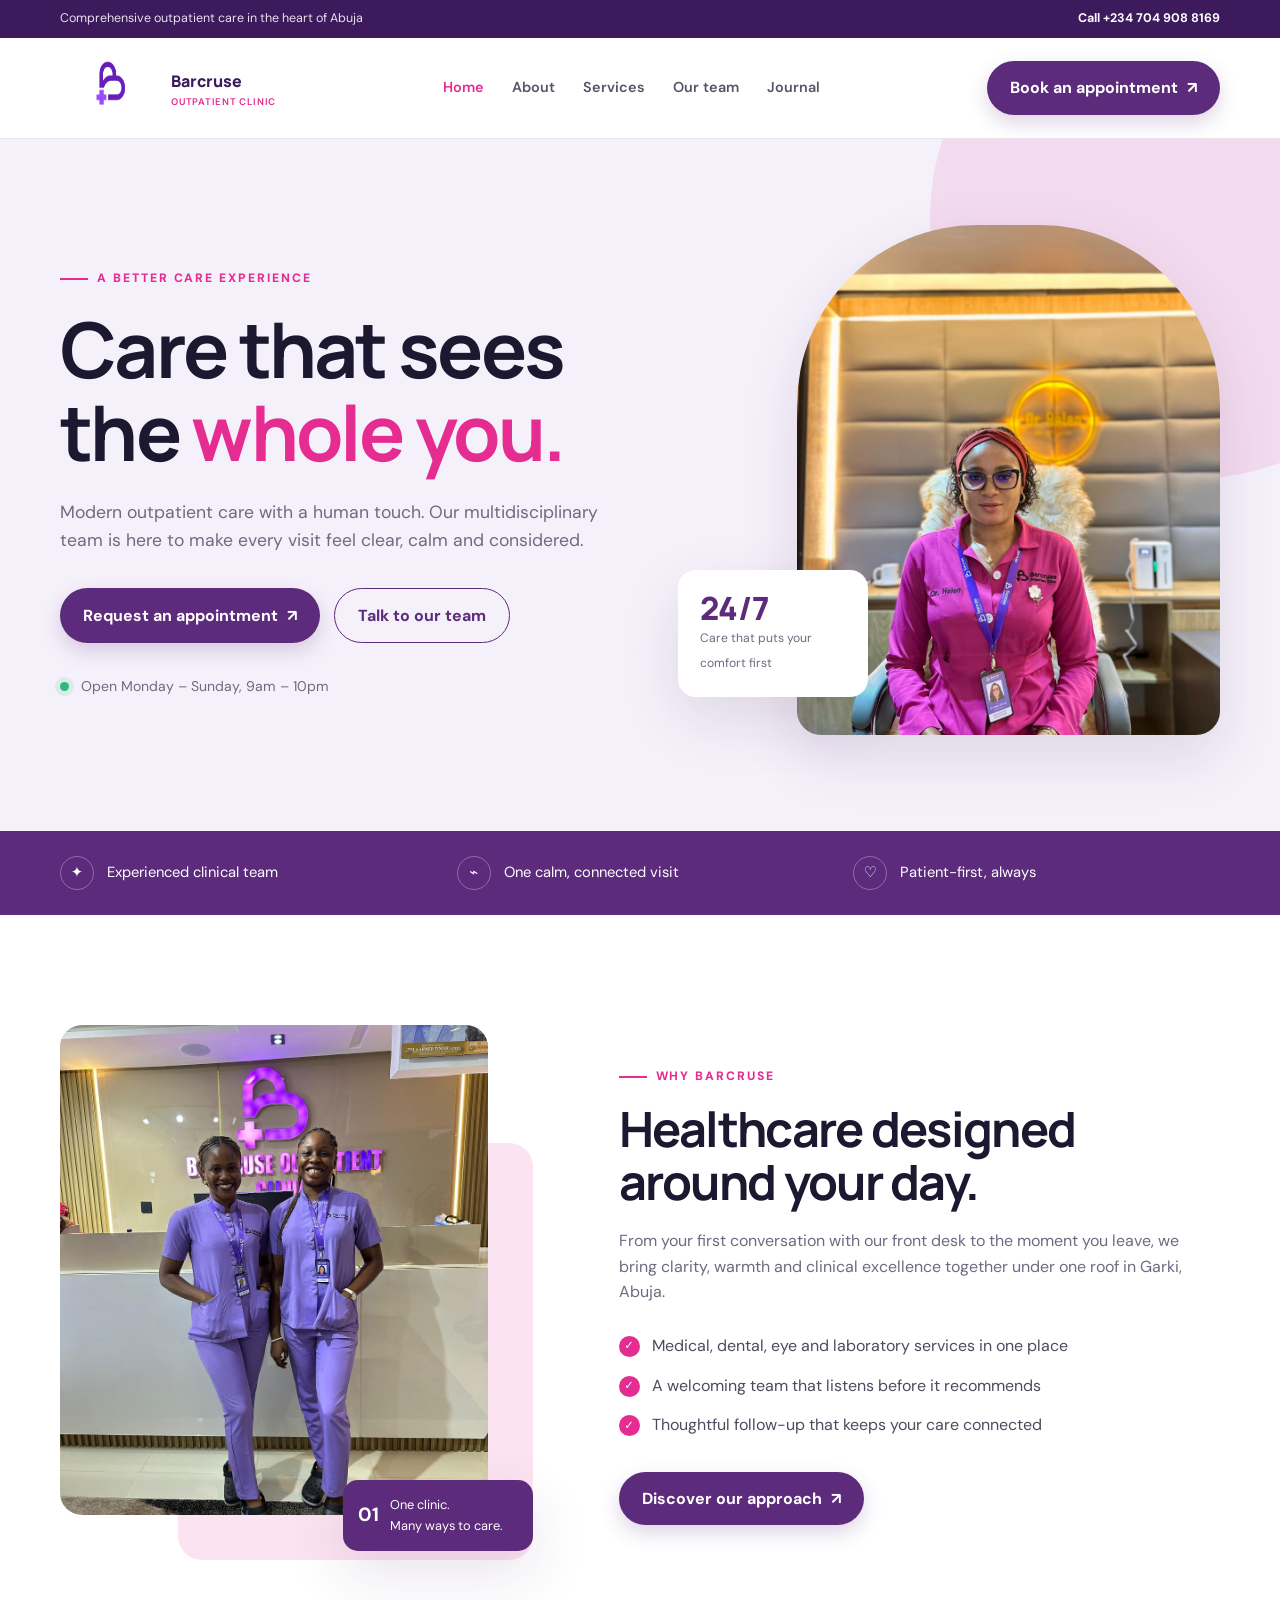
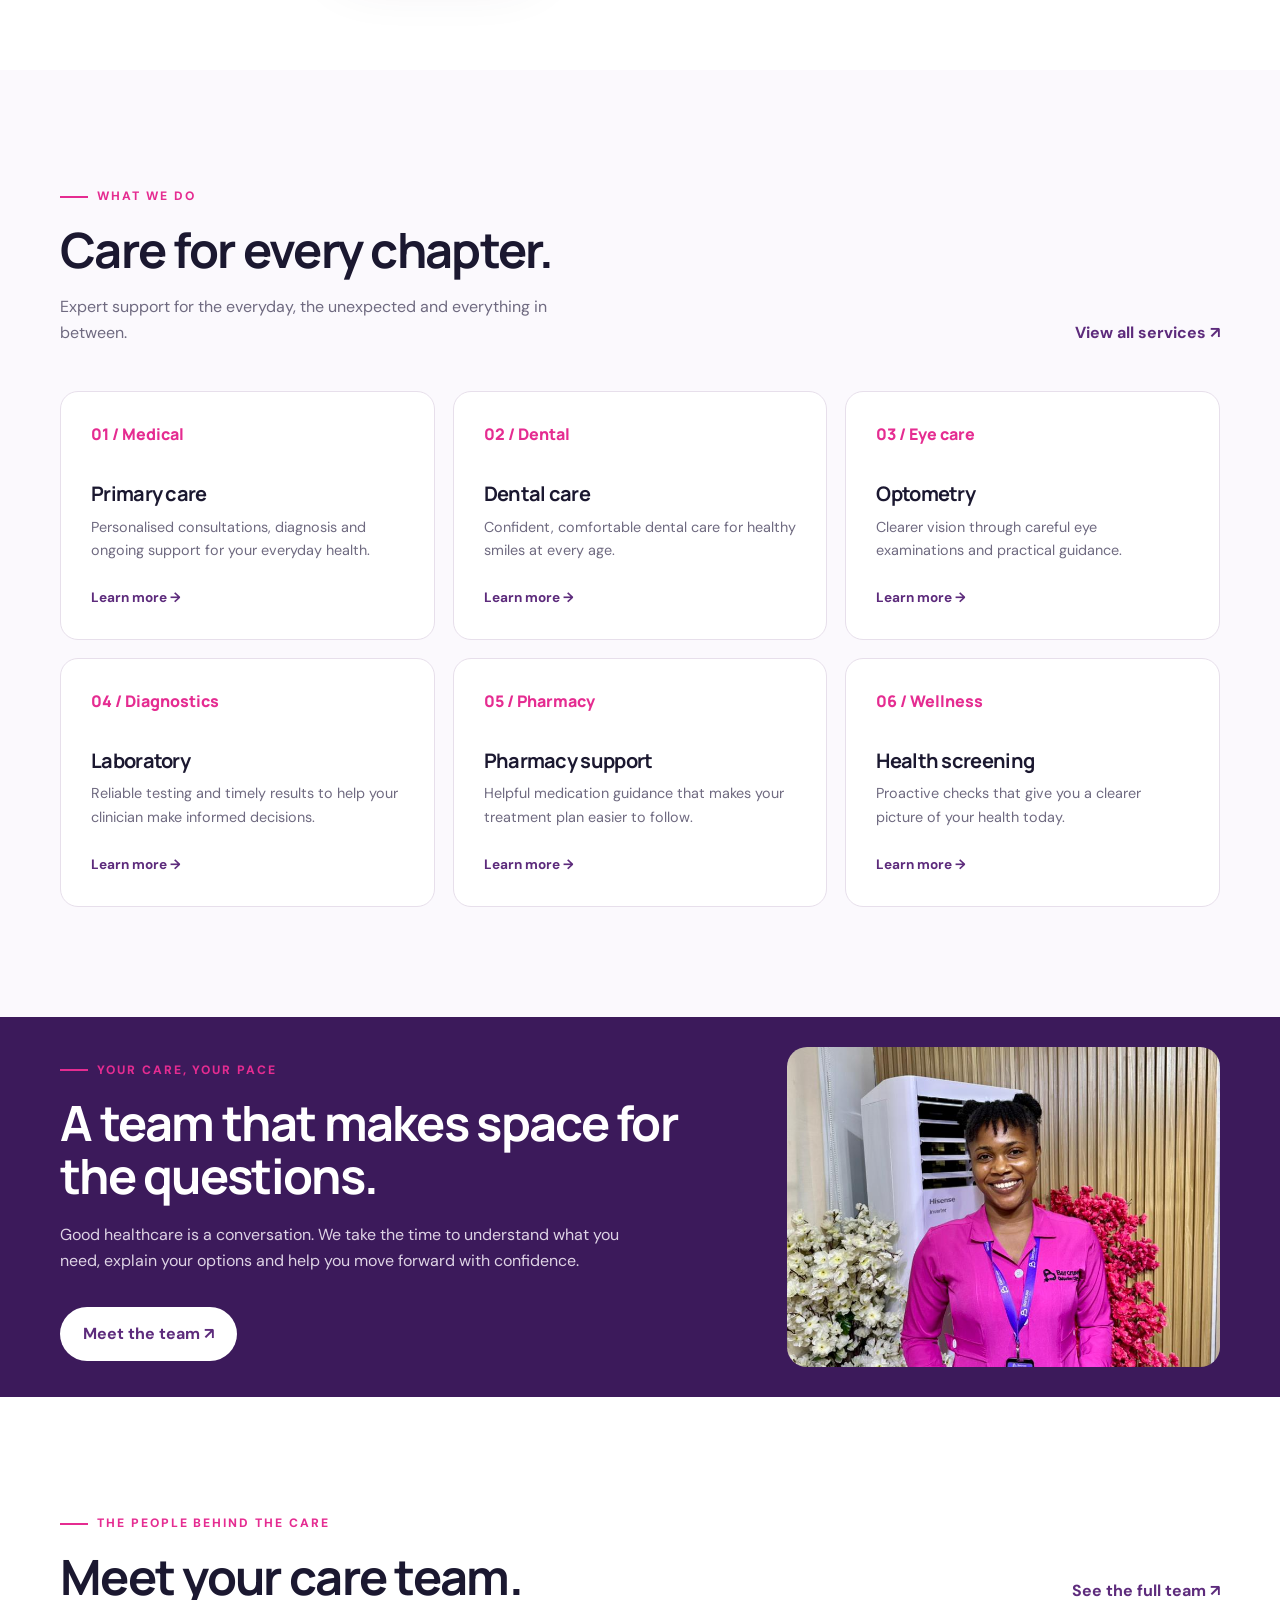
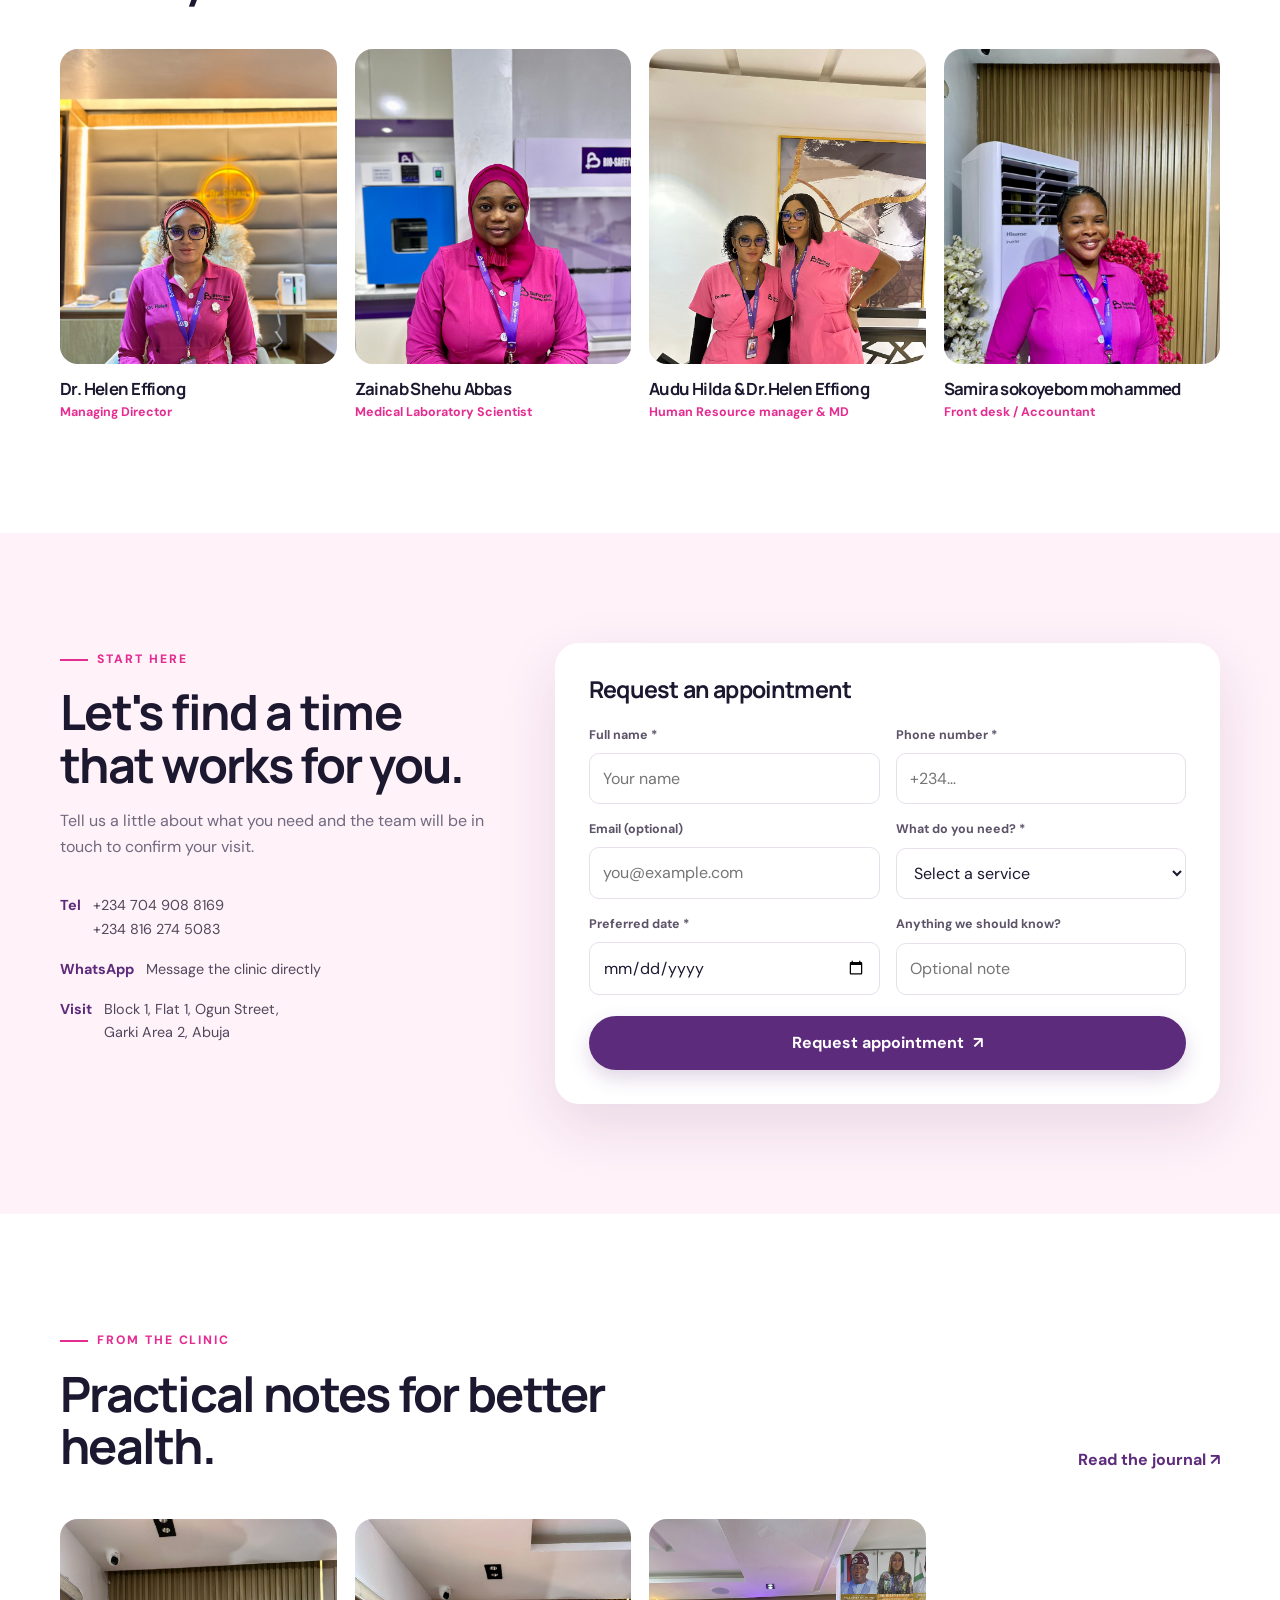
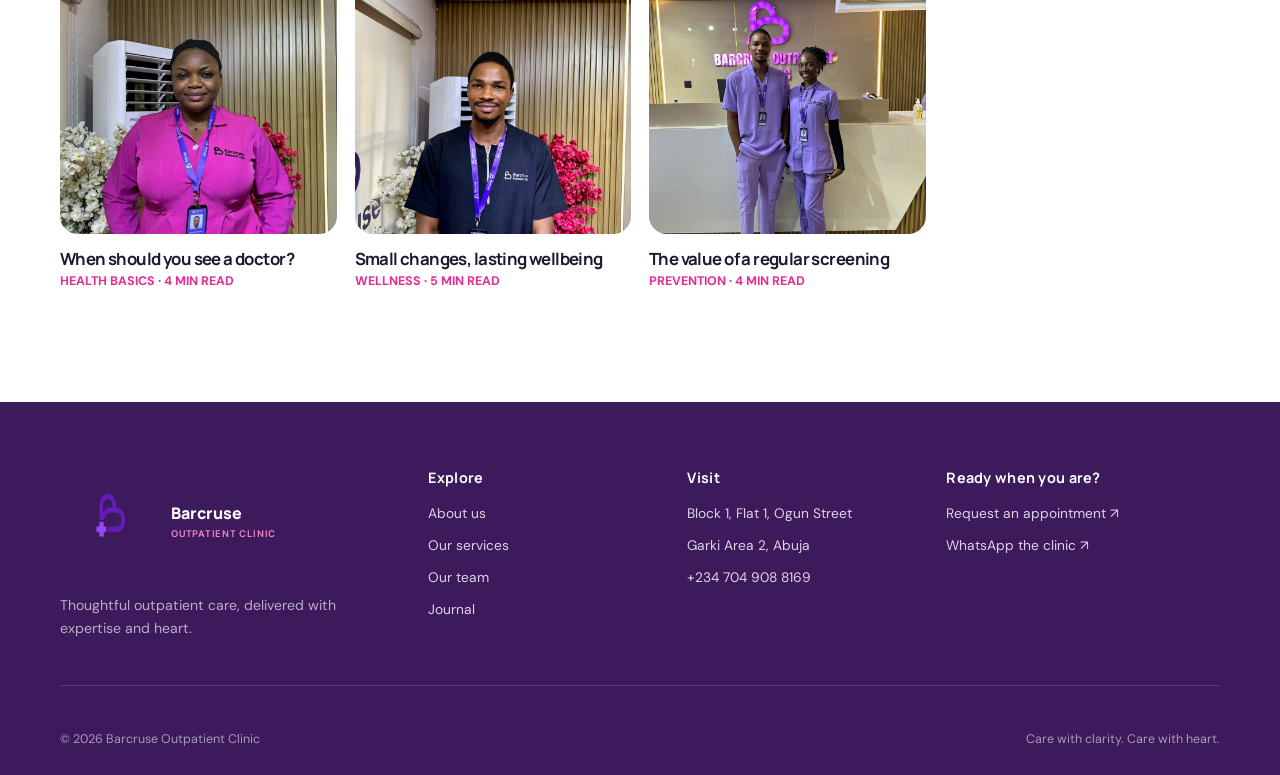
<file: index.html>
<!doctype html>
<html lang="en">
<head>
  <meta charset="utf-8">
  <meta name="viewport" content="width=device-width, initial-scale=1">
  <title>Barcruse Outpatient Clinic | Compassionate care in Abuja</title>
  <meta name="description" content="Barcruse Outpatient Clinic provides thoughtful medical, dental, eye and laboratory care in Garki, Abuja.">
  <meta property="og:title" content="Barcruse Outpatient Clinic">
  <meta property="og:description" content="Thoughtful outpatient care, delivered with expertise and heart.">
  <meta property="og:type" content="website">
  <link rel="stylesheet" href="styles.css">
</head>
<body>
  <div class="topbar"><div class="container"><span>Comprehensive outpatient care in the heart of Abuja</span><a href="tel:+2347049088169">Call +234 704 908 8169</a></div></div>
  <header class="site-header">
    <div class="container nav">
      <a class="brand" href="index.html" aria-label="Barcruse home"><span>
    <img
        src="attached_assets/logo1_1782987223430.png"
        alt="Barcruse Outpatient Clinic logo"
        width="100"
        height="100"
    >
</span><span>Barcruse<small>Outpatient Clinic</small></span></a>
      <button class="menu-toggle" aria-label="Open navigation" aria-expanded="false">☰</button>
      <nav class="nav-links" aria-label="Main navigation">
        <a href="index.html" aria-current="page">Home</a><a href="about-us.html">About</a><a href="index.html#services">Services</a><a href="team.html">Our team</a><a href="#journal">Journal</a>
      </nav>
      <button class="nav-cta" data-booking>Book an appointment <span>↗</span></button>
    </div>
  </header>

  <main>
    <section class="hero">
      <div class="container hero-grid">
        <div>
          <span class="eyebrow">A better care experience</span>
          <h1>Care that sees the <em>whole you.</em></h1>
          <p class="hero-copy">Modern outpatient care with a human touch. Our multidisciplinary team is here to make every visit feel clear, calm and considered.</p>
          <div class="hero-actions"><button class="button" data-booking>Request an appointment <span>↗</span></button><a class="button outline" href="tel:+2347049088169">Talk to our team</a></div>
          <div class="hero-note"><span class="status-dot"></span> Open Monday – Sunday, 9am – 10pm</div>
        </div>
        <div class="hero-visual">
          <img class="hero-photo" src="attached_assets/WhatsApp_Image_2026-08-12_at_11.36.30_AM_1786532005150.jpeg" alt="Dr. Helen at Barcruse Outpatient Clinic">
          <div class="hero-badge"><strong>24/7</strong><span>Care that puts your comfort first</span></div>
        </div>
      </div>
    </section>
    <section class="trust-strip"><div class="container trust-grid"><div class="trust-item"><span class="trust-icon">✦</span> Experienced clinical team</div><div class="trust-item"><span class="trust-icon">⌁</span> One calm, connected visit</div><div class="trust-item"><span class="trust-icon">♡</span> Patient-first, always</div></div></section>

    <section class="section" id="about">
      <div class="container intro-grid">
        <div class="photo-stack"><img src="attached_assets/WhatsApp_Image_2026-08-12_at_11.36.25_AM_1786532005153.jpeg" alt="Barcruse team member in clinic uniform"><div class="floating-card"><strong>01</strong><span>One clinic.<br>Many ways to care.</span></div></div>
        <div class="intro-copy"><span class="eyebrow">Why Barcruse</span><h2>Healthcare designed around your day.</h2><p>From your first conversation with our front desk to the moment you leave, we bring clarity, warmth and clinical excellence together under one roof in Garki, Abuja.</p><ul class="check-list"><li>Medical, dental, eye and laboratory services in one place</li><li>A welcoming team that listens before it recommends</li><li>Thoughtful follow-up that keeps your care connected</li></ul><a class="button" href="about-us.html">Discover our approach <span>↗</span></a></div>
      </div>
    </section>

    <section class="section services" id="services">
      <div class="container">
        <div class="section-head"><div><span class="eyebrow">What we do</span><h2 style="margin-top:17px">Care for every chapter.</h2><p>Expert support for the everyday, the unexpected and everything in between.</p></div><a class="view-all" href="about-us.html#services">View all services ↗</a></div>
        <div class="service-grid">
          <article class="service-card"><span class="service-number">01 / Medical</span><h3>Primary care</h3><p>Personalised consultations, diagnosis and ongoing support for your everyday health.</p><a class="service-link" href="about-us.html#services">Learn more →</a></article>
          <article class="service-card"><span class="service-number">02 / Dental</span><h3>Dental care</h3><p>Confident, comfortable dental care for healthy smiles at every age.</p><a class="service-link" href="about-us.html#services">Learn more →</a></article>
          <article class="service-card"><span class="service-number">03 / Eye care</span><h3>Optometry</h3><p>Clearer vision through careful eye examinations and practical guidance.</p><a class="service-link" href="about-us.html#services">Learn more →</a></article>
          <article class="service-card"><span class="service-number">04 / Diagnostics</span><h3>Laboratory</h3><p>Reliable testing and timely results to help your clinician make informed decisions.</p><a class="service-link" href="about-us.html#services">Learn more →</a></article>
          <article class="service-card"><span class="service-number">05 / Pharmacy</span><h3>Pharmacy support</h3><p>Helpful medication guidance that makes your treatment plan easier to follow.</p><a class="service-link" href="about-us.html#services">Learn more →</a></article>
          <article class="service-card"><span class="service-number">06 / Wellness</span><h3>Health screening</h3><p>Proactive checks that give you a clearer picture of your health today.</p><a class="service-link" href="about-us.html#services">Learn more →</a></article>
        </div>
      </div>
    </section>

    <section class="feature-banner"><div class="container"><div><span class="eyebrow">Your care, your pace</span><h2>A team that makes space for the questions.</h2><p>Good healthcare is a conversation. We take the time to understand what you need, explain your options and help you move forward with confidence.</p><div class="hero-actions"><a class="button light" href="team.html">Meet the team ↗</a></div></div><img class="feature-image" src="attached_assets/WhatsApp_Image_2026-08-12_at_11.36.39_AM_1786532005148.jpeg" alt="Barcruse care team member"></div></section>

    <section class="section"><div class="container"><div class="section-head"><div><span class="eyebrow">The people behind the care</span><h2 style="margin-top:17px">Meet your care team.</h2></div><a class="view-all" href="team.html">See the full team ↗</a></div><div class="team-preview">
      <article class="person-card"><img class="person-photo" src="attached_assets/WhatsApp_Image_2026-08-12_at_11.36.30_AM_1786532005150.jpeg" alt="Dr. Helen Effiong"><h3>Dr. Helen Effiong</h3><p>Managing Director</p></article>
      <article class="person-card"><img class="person-photo" src="attached_assets/WhatsApp_Image_2026-08-12_at_11.36.29_AM_1786532005151.jpeg" alt="Zainab Shehu Abbas"><h3>Zainab Shehu Abbas</h3><p>Medical Laboratory Scientist</p></article>
      <article class="person-card"><img class="person-photo" src="_next/WhatsApp%20Image%202026-08-12%20at%2011.36.22%20AM.jpeg" alt="Clinical team member"><h3>Audu Hilda & Dr.Helen Effiong </h3><p>Human Resource manager & MD</p></article>
      <article class="person-card"><img class="person-photo" src="attached_assets/WhatsApp_Image_2026-08-12_at_11.36.32_AM_1786532005150.jpeg" alt="Barcruse care team member"><h3>Samira sokoyebom mohammed</h3><p>Front desk  / Accountant</p></article>
    </div></div></section>

    <section class="section booking-section" id="booking"><div class="container booking-grid"><div class="booking-copy"><span class="eyebrow">Start here</span><h2>Let's find a time that works for you.</h2><p>Tell us a little about what you need and the team will be in touch to confirm your visit.</p><div class="contact-list"><a href="tel:+2347049088169"><b>Tel</b><span>+234 704 908 8169<br>+234 816 274 5083</span></a><a href="https://wa.me/2347049088169"><b>WhatsApp</b><span>Message the clinic directly</span></a><div><b>Visit</b><span>Block 1, Flat 1, Ogun Street,<br>Garki Area 2, Abuja</span></div></div></div><div class="form-card"><h3>Request an appointment</h3><form id="appointment-form"><div class="form-grid"><div class="field"><label for="name">Full name *</label><input id="name" name="name" required placeholder="Your name"></div><div class="field"><label for="phone">Phone number *</label><input id="phone" name="phone" type="tel" required placeholder="+234…"></div><div class="field"><label for="email">Email (optional)</label><input id="email" name="email" type="email" placeholder="you@example.com"></div><div class="field"><label for="service">What do you need? *</label><select id="service" name="service" required><option value="">Select a service</option><option>Primary care</option><option>Dental care</option><option>Eye care</option><option>Laboratory</option><option>Health screening</option><option>Pharmacy support</option></select></div><div class="field"><label for="date">Preferred date *</label><input id="date" name="date" type="date" required></div><div class="field"><label for="notes">Anything we should know?</label><input id="notes" name="notes" placeholder="Optional note"></div></div><button class="button" type="submit">Request appointment <span>↗</span></button><div class="form-message" role="status"></div></form></div></div></section>

    <section class="section" id="journal"><div class="container"><div class="section-head"><div><span class="eyebrow">From the clinic</span><h2 style="margin-top:17px">Practical notes for better health.</h2></div><a class="view-all" href="blog/1.html">Read the journal ↗</a></div><div class="team-preview">
      <article class="person-card"><a href="blog/1.html"><img class="person-photo" src="attached_assets/WhatsApp_Image_2026-08-12_at_11.36.27_AM_1786532005152.jpeg" alt="Barcruse clinic team"><h3>When should you see a doctor?</h3><p>HEALTH BASICS · 4 MIN READ</p></a></article>
      <article class="person-card"><a href="blog/2.html"><img class="person-photo" src="attached_assets/WhatsApp_Image_2026-08-12_at_11.36.28_AM_1786532005152.jpeg" alt="Barcruse clinic team"><h3>Small changes, lasting wellbeing</h3><p>WELLNESS · 5 MIN READ</p></a></article>
      <article class="person-card"><a href="blog/3.html"><img class="person-photo" src="attached_assets/WhatsApp_Image_2026-08-12_at_11.36.24_AM_1786532005154.jpeg" alt="Barcruse clinic team"><h3>The value of a regular screening</h3><p>PREVENTION · 4 MIN READ</p></a></article>
    </div></div></section>
  </main>
  <footer class="site-footer"><div class="container footer-grid"><div><a class="brand" href="index.html" aria-label="Barcruse home"><span>
    <img
        src="attached_assets/logo1_1782987223430.png"
        alt="Barcruse Outpatient Clinic logo"
        width="100"
        height="100"
    >
</span><span>Barcruse<small>Outpatient Clinic</small></span></a><p>Thoughtful outpatient care, delivered with expertise and heart.</p></div><div><h3>Explore</h3><div class="footer-links"><a href="about-us.html">About us</a><a href="about-us.html#services">Our services</a><a href="team.html">Our team</a><a href="#journal">Journal</a></div></div><div><h3>Visit</h3><div class="footer-links"><span>Block 1, Flat 1, Ogun Street</span><span>Garki Area 2, Abuja</span><a href="tel:+2347049088169">+234 704 908 8169</a></div></div><div><h3>Ready when you are?</h3><div class="footer-links"><a href="#booking">Request an appointment ↗</a><a href="https://wa.me/2347049088169">WhatsApp the clinic ↗</a></div></div></div><div class="container footer-bottom"><span>© <span data-year>2026</span> Barcruse Outpatient Clinic</span><span>Care with clarity. Care with heart.</span></div></footer>
  <div class="modal" id="booking-modal" role="dialog" aria-modal="true" aria-label="Book an appointment"><div class="modal-card form-card"><button class="modal-close" data-close-modal aria-label="Close">×</button><h3>Request an appointment</h3><p style="margin-bottom:20px">Share your details and the clinic team will call to confirm your visit.</p><form id="appointment-form-modal" onsubmit="return false"><div class="form-grid"><div class="field"><label>Full name *</label><input required name="name"></div><div class="field"><label>Phone number *</label><input required name="phone" type="tel"></div><div class="field"><label>Email (optional)</label><input name="email" type="email"></div><div class="field"><label>Service *</label><select required name="service"><option value="">Select a service</option><option>Primary care</option><option>Dental care</option><option>Eye care</option><option>Laboratory</option><option>Health screening</option></select></div><div class="field"><label>Preferred date *</label><input required name="date" type="date"></div><div class="field"><label>Note</label><input name="notes"></div></div><button class="button" type="submit">Send request ↗</button><div class="form-message" role="status"></div></form></div></div>
  <script src="site.js"></script>
</body>
</html>
</file>
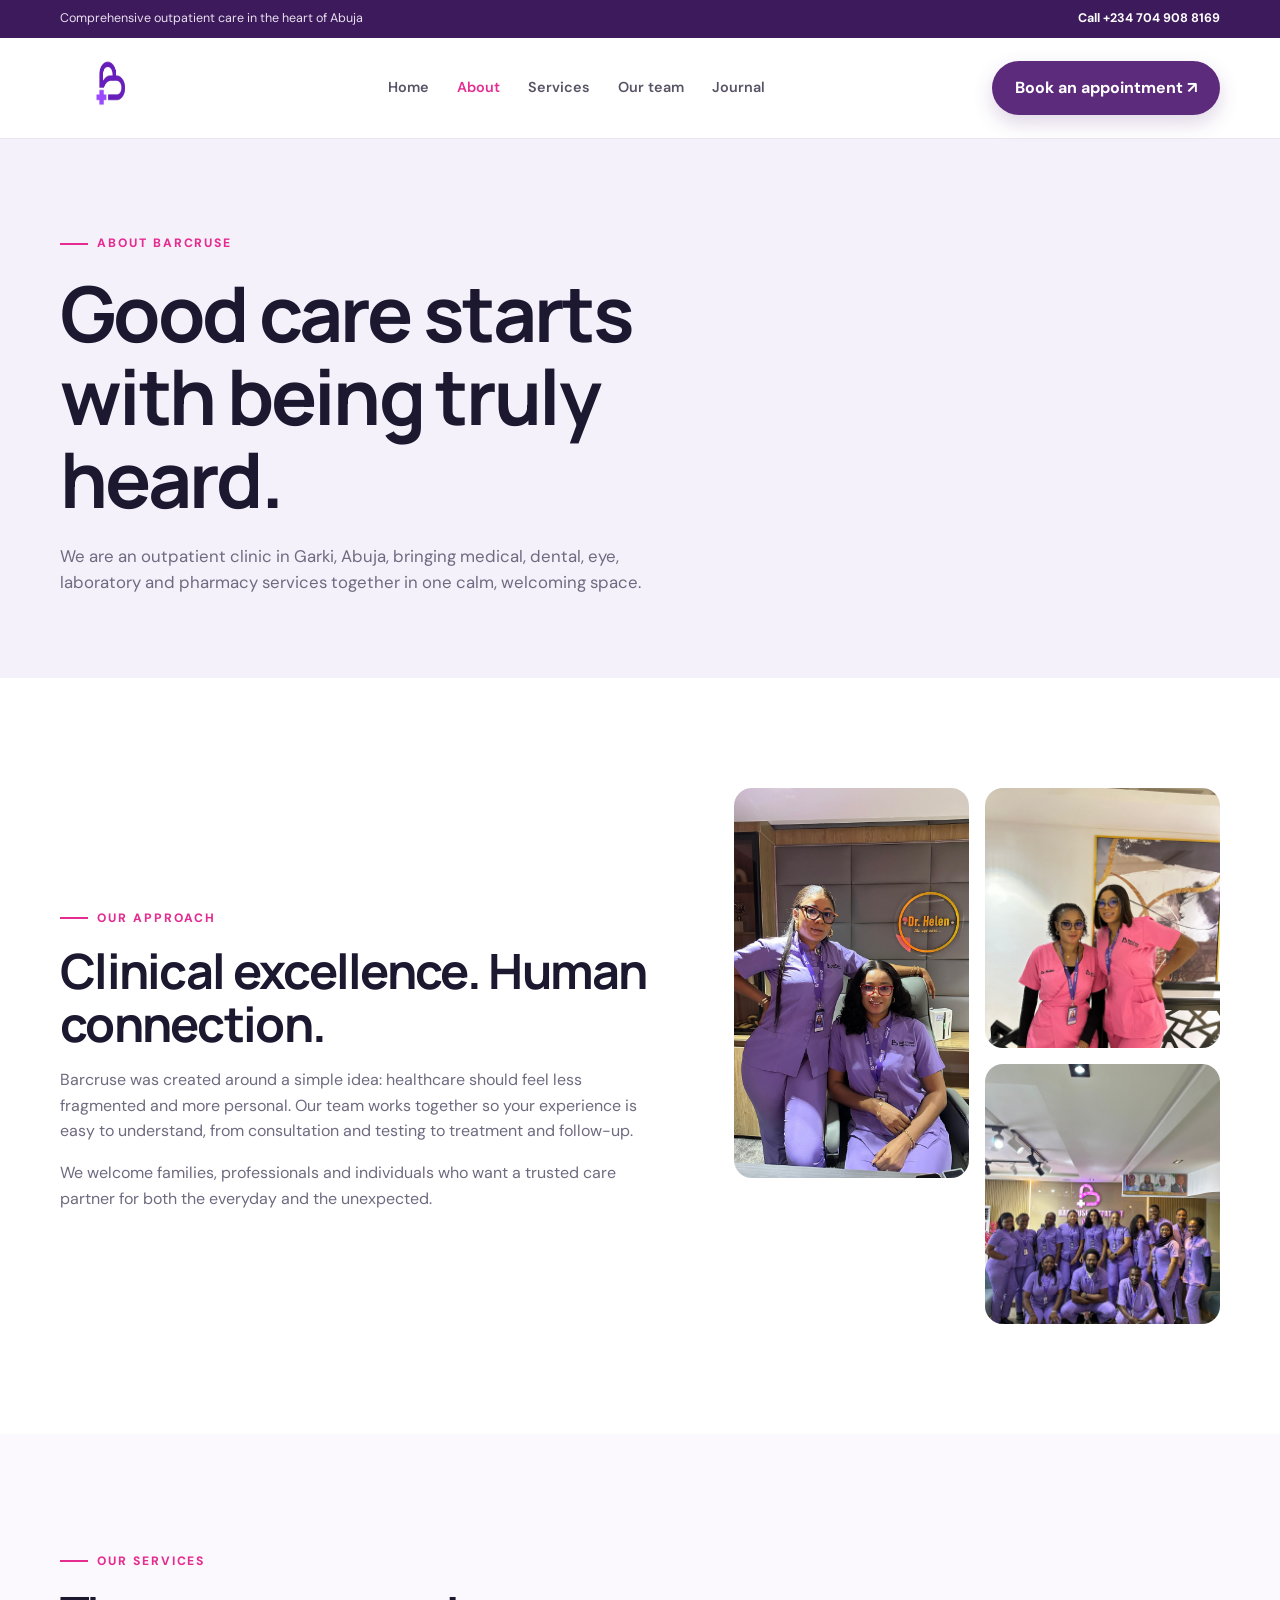
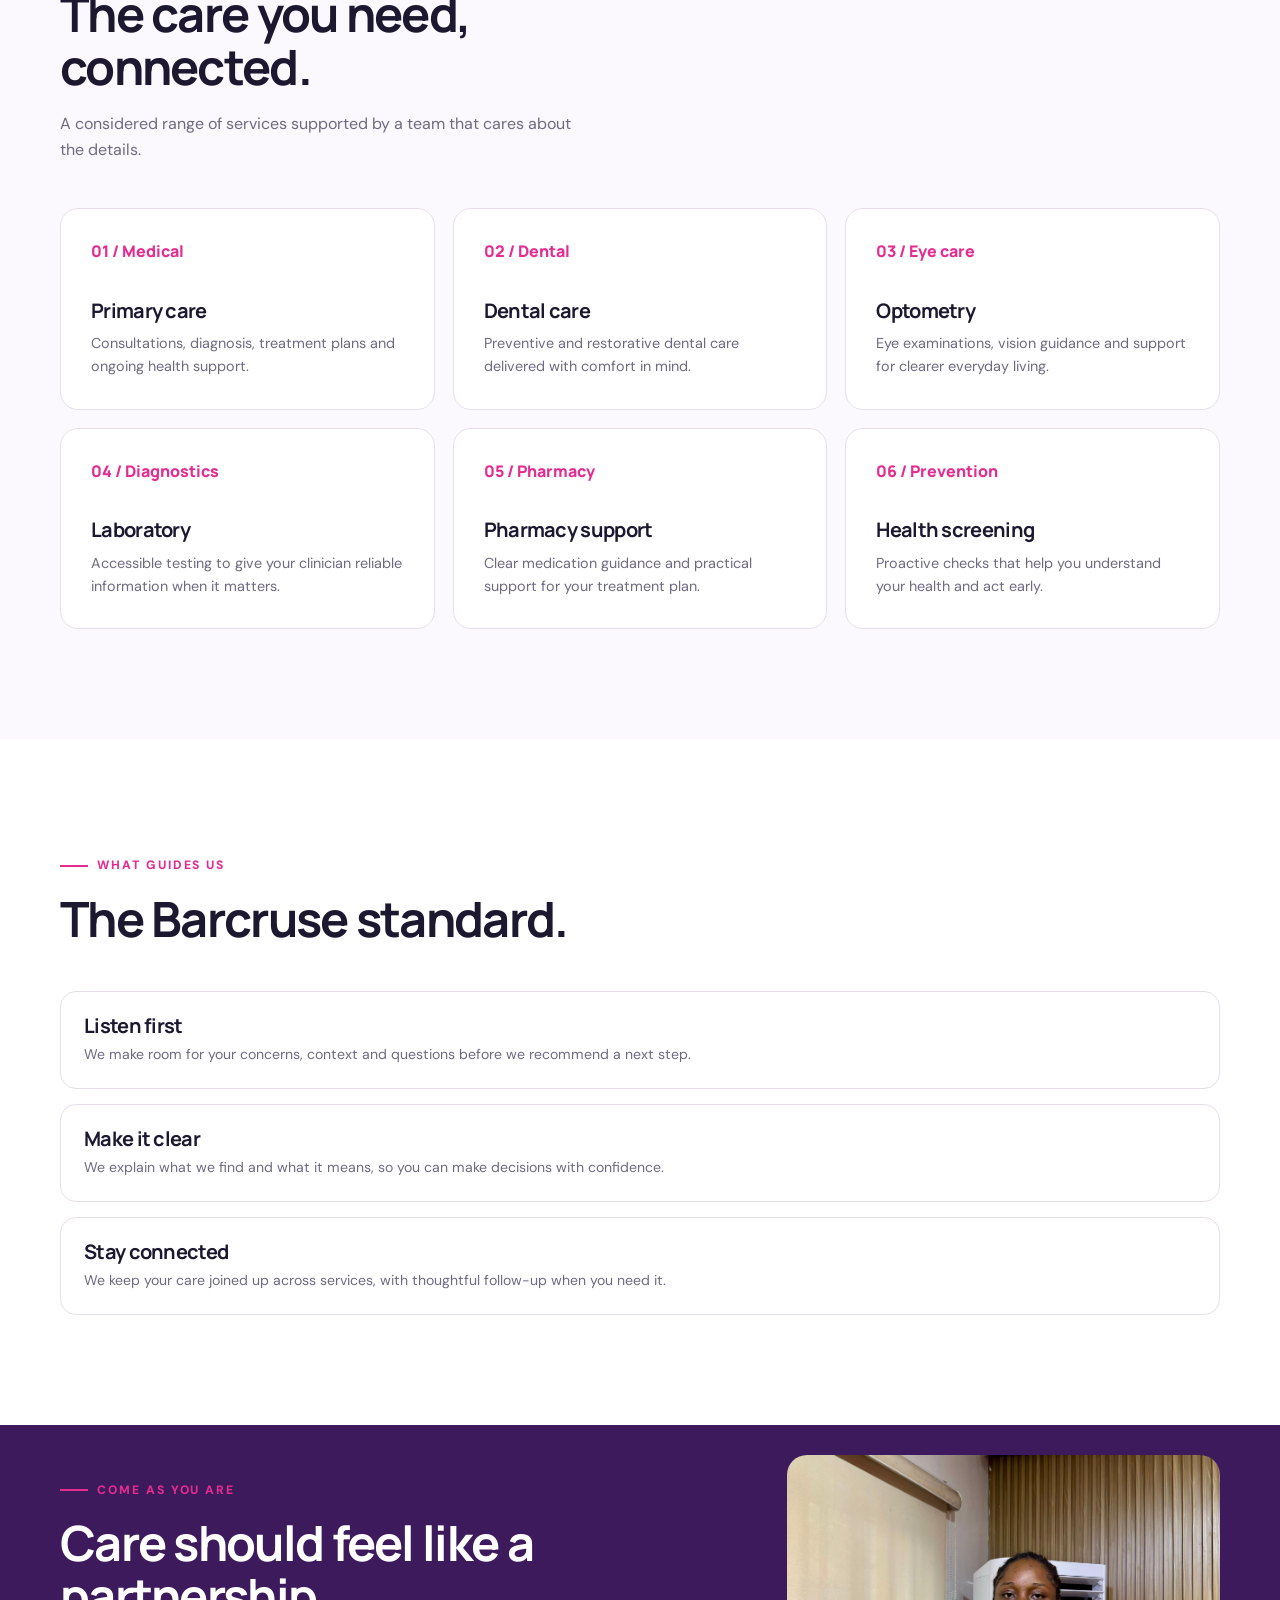
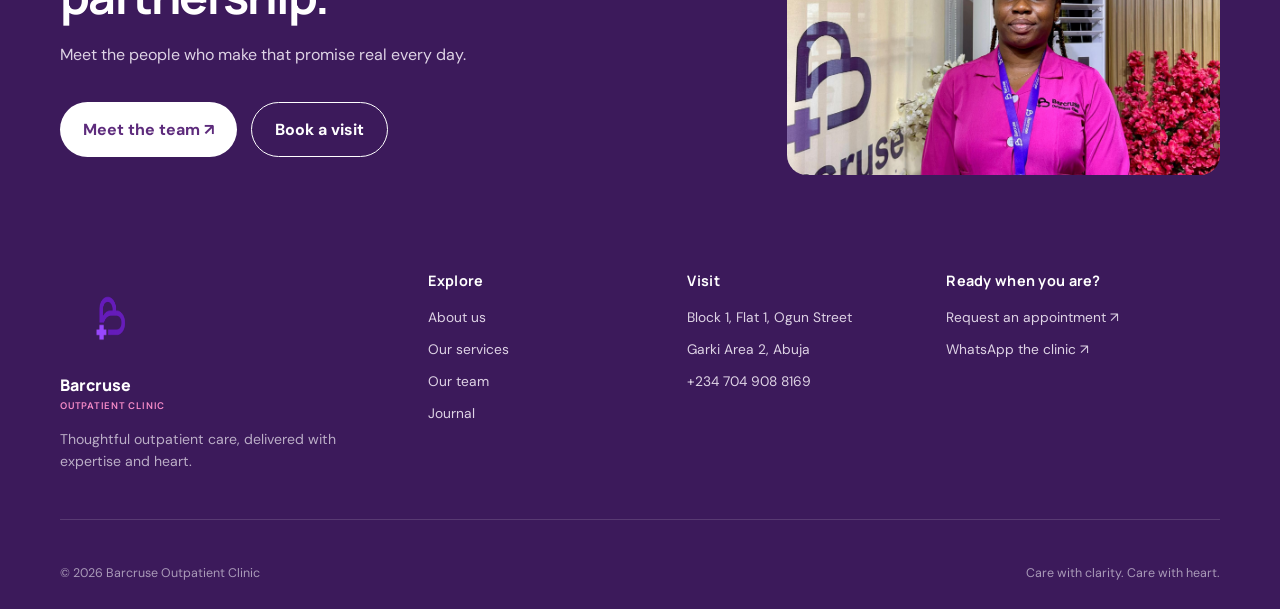
<file: about-us.html>
<!doctype html>
<html lang="en">
<head><meta charset="utf-8"><meta name="viewport" content="width=device-width, initial-scale=1"><title>About Barcruse | Care with clarity and heart</title><meta name="description" content="Learn about the people, principles and services behind Barcruse Outpatient Clinic in Abuja."><meta property="og:title" content="About Barcruse Outpatient Clinic"><meta property="og:type" content="website"><link rel="stylesheet" href="styles.css"></head>
<body>
  <div class="topbar"><div class="container"><span>Comprehensive outpatient care in the heart of Abuja</span><a href="tel:+2347049088169">Call +234 704 908 8169</a></div></div>
  <header class="site-header"><div class="container nav">      <a class="brand" href="index.html" aria-label="Barcruse home"><span>
    <img
        src="attached_assets/logo1_1782987223430.png"
        alt="Barcruse Outpatient Clinic logo"
        width="100"
        height="100"
    ></a><button class="menu-toggle" aria-label="Open navigation" aria-expanded="false">☰</button><nav class="nav-links"><a href="index.html">Home</a><a href="about-us.html" aria-current="page">About</a><a href="#services">Services</a><a href="team.html">Our team</a><a href="index.html#journal">Journal</a></nav><button class="nav-cta" data-booking>Book an appointment ↗</button></div></header>
  <main>
    <section class="page-hero"><div class="container"><span class="eyebrow">About Barcruse</span><h1>Good care starts with being truly heard.</h1><p>We are an outpatient clinic in Garki, Abuja, bringing medical, dental, eye, laboratory and pharmacy services together in one calm, welcoming space.</p></div></section>
    <section class="section"><div class="container story-grid"><div><span class="eyebrow">Our approach</span><h2>Clinical excellence. Human connection.</h2><p>Barcruse was created around a simple idea: healthcare should feel less fragmented and more personal. Our team works together so your experience is easy to understand, from consultation and testing to treatment and follow-up.</p><p>We welcome families, professionals and individuals who want a trusted care partner for both the everyday and the unexpected.</p></div><div class="image-grid"><img src="attached_assets/WhatsApp_Image_2026-08-12_at_11.36.23_AM_1786532005155.jpeg" alt="Barcruse clinic team member"><img src="attached_assets/WhatsApp_Image_2026-08-12_at_11.36.22_AM_1786532005156.jpeg" alt="Barcruse clinic team member"><img src="attached_assets/WhatsApp_Image_2026-08-12_at_11.36.22_AM_(1)_1786532005155.jpeg" alt="Barcruse clinic team member"></div></div></section>
    <section class="section services" id="services"><div class="container"><div class="section-head"><div><span class="eyebrow">Our services</span><h2 style="margin-top:17px">The care you need, connected.</h2><p>A considered range of services supported by a team that cares about the details.</p></div></div><div class="service-grid"><article class="service-card"><span class="service-number">01 / Medical</span><h3>Primary care</h3><p>Consultations, diagnosis, treatment plans and ongoing health support.</p></article><article class="service-card"><span class="service-number">02 / Dental</span><h3>Dental care</h3><p>Preventive and restorative dental care delivered with comfort in mind.</p></article><article class="service-card"><span class="service-number">03 / Eye care</span><h3>Optometry</h3><p>Eye examinations, vision guidance and support for clearer everyday living.</p></article><article class="service-card"><span class="service-number">04 / Diagnostics</span><h3>Laboratory</h3><p>Accessible testing to give your clinician reliable information when it matters.</p></article><article class="service-card"><span class="service-number">05 / Pharmacy</span><h3>Pharmacy support</h3><p>Clear medication guidance and practical support for your treatment plan.</p></article><article class="service-card"><span class="service-number">06 / Prevention</span><h3>Health screening</h3><p>Proactive checks that help you understand your health and act early.</p></article></div></div></section>
    <section class="section"><div class="container"><div class="section-head"><div><span class="eyebrow">What guides us</span><h2 style="margin-top:17px">The Barcruse standard.</h2></div></div><div class="values"><div class="value-card"><h3>Listen first</h3><p>We make room for your concerns, context and questions before we recommend a next step.</p></div><div class="value-card"><h3>Make it clear</h3><p>We explain what we find and what it means, so you can make decisions with confidence.</p></div><div class="value-card"><h3>Stay connected</h3><p>We keep your care joined up across services, with thoughtful follow-up when you need it.</p></div></div></div></section>
    <section class="feature-banner"><div class="container"><div><span class="eyebrow">Come as you are</span><h2>Care should feel like a partnership.</h2><p>Meet the people who make that promise real every day.</p><div class="hero-actions"><a class="button light" href="team.html">Meet the team ↗</a><a class="button outline" style="color:#fff;border-color:#fff" href="index.html#booking">Book a visit</a></div></div><img class="feature-image" src="attached_assets/WhatsApp_Image_2026-08-12_at_11.36.27_AM_(1)_1786532005152.jpeg" alt="Barcruse team member"></div></section>
  </main>
  <footer class="site-footer"><div class="container footer-grid"><div><a class="brand" href="index.html" aria-label="Barcruse home"><span>
    <img
        src="attached_assets/logo1_1782987223430.png"
        alt="Barcruse Outpatient Clinic logo"
        width="100"
        height="100"
    ><span>Barcruse<small>Outpatient Clinic</small></span></a><p>Thoughtful outpatient care, delivered with expertise and heart.</p></div><div><h3>Explore</h3><div class="footer-links"><a href="about-us.html">About us</a><a href="#services">Our services</a><a href="team.html">Our team</a><a href="index.html#journal">Journal</a></div></div><div><h3>Visit</h3><div class="footer-links"><span>Block 1, Flat 1, Ogun Street</span><span>Garki Area 2, Abuja</span><a href="tel:+2347049088169">+234 704 908 8169</a></div></div><div><h3>Ready when you are?</h3><div class="footer-links"><a href="index.html#booking">Request an appointment ↗</a><a href="https://wa.me/2347049088169">WhatsApp the clinic ↗</a></div></div></div><div class="container footer-bottom"><span>© <span data-year>2026</span> Barcruse Outpatient Clinic</span><span>Care with clarity. Care with heart.</span></div></footer>
  <div class="modal" id="booking-modal"><div class="modal-card form-card"><button class="modal-close" data-close-modal>×</button><h3>Request an appointment</h3><p style="margin-bottom:20px">Share your details and the clinic team will call to confirm your visit.</p><form id="appointment-form-modal" onsubmit="return false"><div class="form-grid"><div class="field"><label>Full name *</label><input required name="name"></div><div class="field"><label>Phone number *</label><input required name="phone" type="tel"></div><div class="field"><label>Service *</label><select required name="service"><option value="">Select a service</option><option>Primary care</option><option>Dental care</option><option>Eye care</option><option>Laboratory</option></select></div><div class="field"><label>Preferred date *</label><input required name="date" type="date"></div></div><button class="button" type="submit">Send request ↗</button></form></div></div><script src="site.js"></script>
</body></html>
</file>
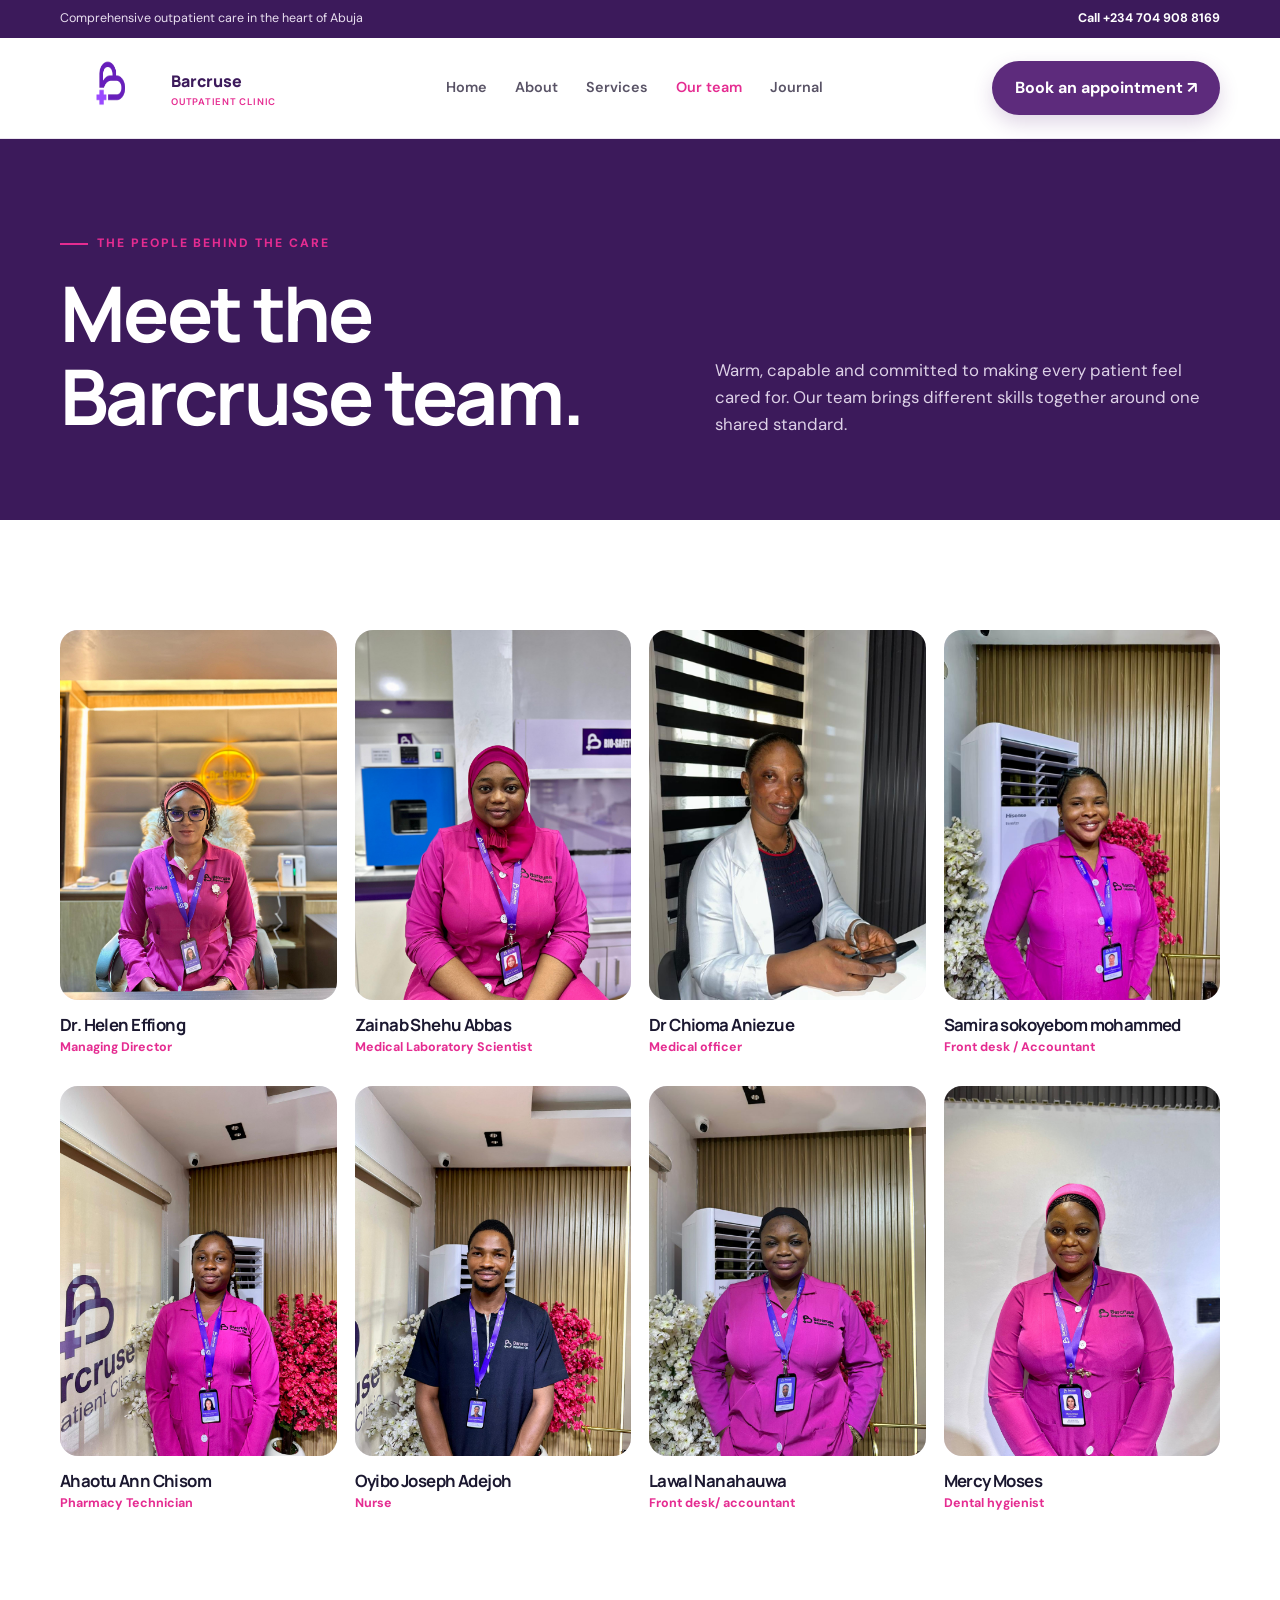
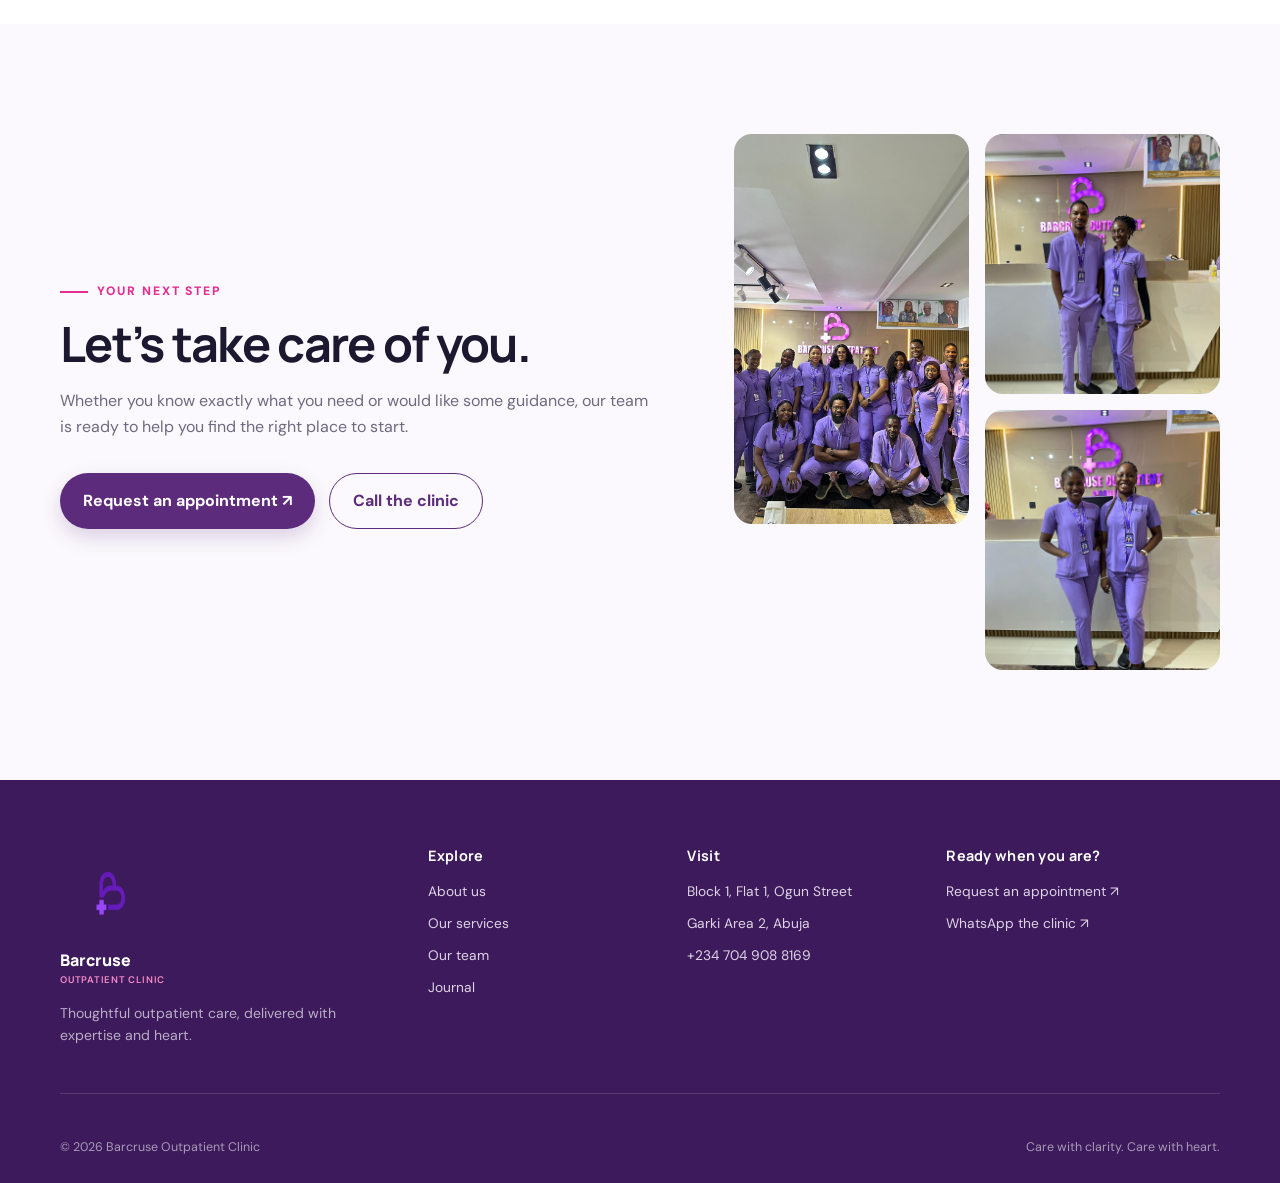
<file: team.html>
<!doctype html>
<html lang="en">
<head><meta charset="utf-8"><meta name="viewport" content="width=device-width, initial-scale=1"><title>Our Team | Barcruse Outpatient Clinic</title><meta name="description" content="Meet the caring clinical team at Barcruse Outpatient Clinic in Abuja."><meta property="og:title" content="Meet the Barcruse team"><meta property="og:type" content="website"><link rel="stylesheet" href="styles.css"></head>
<body>
  <div class="topbar"><div class="container"><span>Comprehensive outpatient care in the heart of Abuja</span><a href="tel:+2347049088169">Call +234 704 908 8169</a></div></div>
  <header class="site-header"><div class="container nav">      <a class="brand" href="index.html" aria-label="Barcruse home"><span>
    <img
        src="attached_assets/logo1_1782987223430.png"
        alt="Barcruse Outpatient Clinic logo"
        width="100"
        height="100"
    >
</span><span>Barcruse<small>Outpatient Clinic</small></span></a><button class="menu-toggle" aria-label="Open navigation" aria-expanded="false">☰</button><nav class="nav-links"><a href="index.html">Home</a><a href="about-us.html">About</a><a href="about-us.html#services">Services</a><a href="team.html" aria-current="page">Our team</a><a href="index.html#journal">Journal</a></nav><button class="nav-cta" data-booking>Book an appointment ↗</button></div></header>
  <main>
    <section class="page-hero team-hero"><div class="container team-intro"><div><span class="eyebrow">The people behind the care</span><h1>Meet the Barcruse team.</h1></div><p>Warm, capable and committed to making every patient feel cared for. Our team brings different skills together around one shared standard.</p></div></section>
    <section class="section"><div class="container"><div class="team-page-grid">
      <article class="person-card"><img class="person-photo" src="attached_assets/WhatsApp_Image_2026-08-12_at_11.36.30_AM_1786532005150.jpeg" alt="Dr. Helen Effiong"><h3>Dr. Helen Effiong</h3><p>Managing Director</p></article>
      <article class="person-card"><img class="person-photo" src="attached_assets/WhatsApp_Image_2026-08-12_at_11.36.29_AM_1786532005151.jpeg" alt="Zainab Shehu Abbas"><h3>Zainab Shehu Abbas</h3><p>Medical Laboratory Scientist</p></article>
      <article class="person-card"><img class="person-photo" src="attached_assets/WhatsApp_Image_2026-08-12_at_11.36.33_AM_1786532005150.jpeg" alt="Clinical team member"><h3>Dr Chioma Aniezue</h3><p>Medical officer</p></article>
      <article class="person-card"><img class="person-photo" src="attached_assets/WhatsApp_Image_2026-08-12_at_11.36.32_AM_1786532005150.jpeg" alt="Barcruse care team member"><h3>Samira sokoyebom mohammed</h3><p>Front desk  / Accountant</p></article>
      <article class="person-card"><img class="person-photo" src="attached_assets/WhatsApp_Image_2026-08-12_at_11.36.27_AM_(1)_1786532005152.jpeg" alt="Barcruse care team member"><h3>Ahaotu Ann Chisom</h3><p>Pharmacy Technician</p></article>
      <article class="person-card"><img class="person-photo" src="attached_assets/WhatsApp_Image_2026-08-12_at_11.36.28_AM_1786532005152.jpeg" alt="Barcruse care team member"><h3>Oyibo Joseph Adejoh</h3><p>Nurse</p></article>
      <article class="person-card"><img class="person-photo" src="attached_assets/WhatsApp_Image_2026-08-12_at_11.36.27_AM_1786532005152.jpeg" alt="Barcruse care team member"><h3>Lawal Nanahauwa </h3><p>Front desk/ accountant</p></article>
      <article class="person-card"><img class="person-photo" src="attached_assets/WhatsApp_Image_2026-08-12_at_11.36.26_AM_1786532005153.jpeg" alt="Barcruse care team member"><h3>Mercy Moses</h3><p>Dental hygienist</p></article>
    </div></div></section>
    <section class="section services"><div class="container story-grid"><div><span class="eyebrow">Your next step</span><h2>Let’s take care of you.</h2><p>Whether you know exactly what you need or would like some guidance, our team is ready to help you find the right place to start.</p><div class="hero-actions"><a class="button" href="index.html#booking">Request an appointment ↗</a><a class="button outline" href="tel:+2347049088169">Call the clinic</a></div></div><div class="image-grid"><img src="attached_assets/WhatsApp_Image_2026-08-12_at_11.36.22_AM_(2)_1786532005154.jpeg" alt="Barcruse team member"><img src="attached_assets/WhatsApp_Image_2026-08-12_at_11.36.24_AM_1786532005154.jpeg" alt="Barcruse team member"><img src="attached_assets/WhatsApp_Image_2026-08-12_at_11.36.25_AM_1786532005153.jpeg" alt="Barcruse team member"></div></div></section>
  </main>
  <footer class="site-footer"><div class="container footer-grid"><div><a class="brand" href="index.html" aria-label="Barcruse home"><span>
    <img
        src="attached_assets/logo1_1782987223430.png"
        alt="Barcruse Outpatient Clinic logo"
        width="100"
        height="100"
    ><span>Barcruse<small>Outpatient Clinic</small></span></a><p>Thoughtful outpatient care, delivered with expertise and heart.</p></div><div><h3>Explore</h3><div class="footer-links"><a href="about-us.html">About us</a><a href="about-us.html#services">Our services</a><a href="team.html">Our team</a><a href="index.html#journal">Journal</a></div></div><div><h3>Visit</h3><div class="footer-links"><span>Block 1, Flat 1, Ogun Street</span><span>Garki Area 2, Abuja</span><a href="tel:+2347049088169">+234 704 908 8169</a></div></div><div><h3>Ready when you are?</h3><div class="footer-links"><a href="index.html#booking">Request an appointment ↗</a><a href="https://wa.me/2347049088169">WhatsApp the clinic ↗</a></div></div></div><div class="container footer-bottom"><span>© <span data-year>2026</span> Barcruse Outpatient Clinic</span><span>Care with clarity. Care with heart.</span></div></footer>
  <div class="modal" id="booking-modal"><div class="modal-card form-card"><button class="modal-close" data-close-modal>×</button><h3>Request an appointment</h3><p style="margin-bottom:20px">Share your details and the clinic team will call to confirm your visit.</p><form id="appointment-form-modal" onsubmit="return false"><div class="form-grid"><div class="field"><label>Full name *</label><input required name="name"></div><div class="field"><label>Phone number *</label><input required name="phone" type="tel"></div><div class="field"><label>Service *</label><select required name="service"><option value="">Select a service</option><option>Primary care</option><option>Dental care</option><option>Eye care</option><option>Laboratory</option></select></div><div class="field"><label>Preferred date *</label><input required name="date" type="date"></div></div><button class="button" type="submit">Send request ↗</button></form></div></div><script src="site.js"></script>
</body></html>
</file>
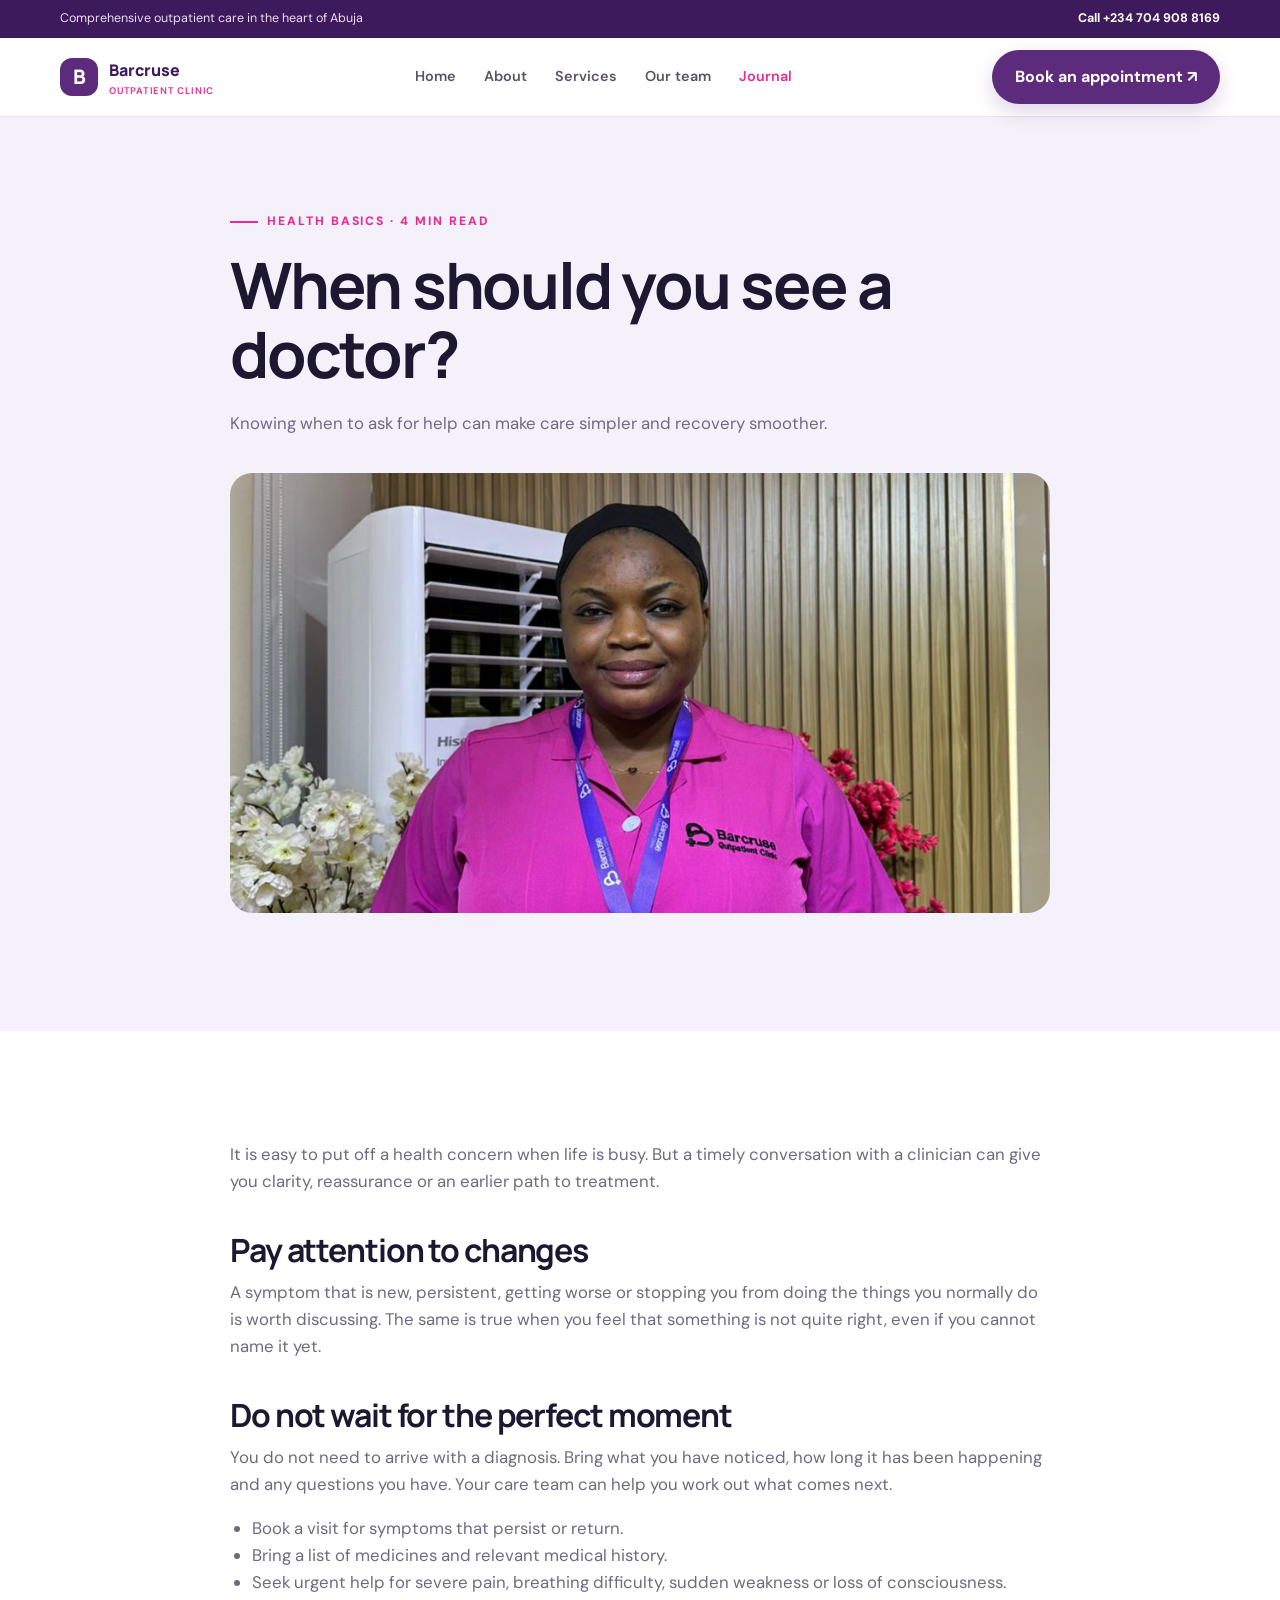
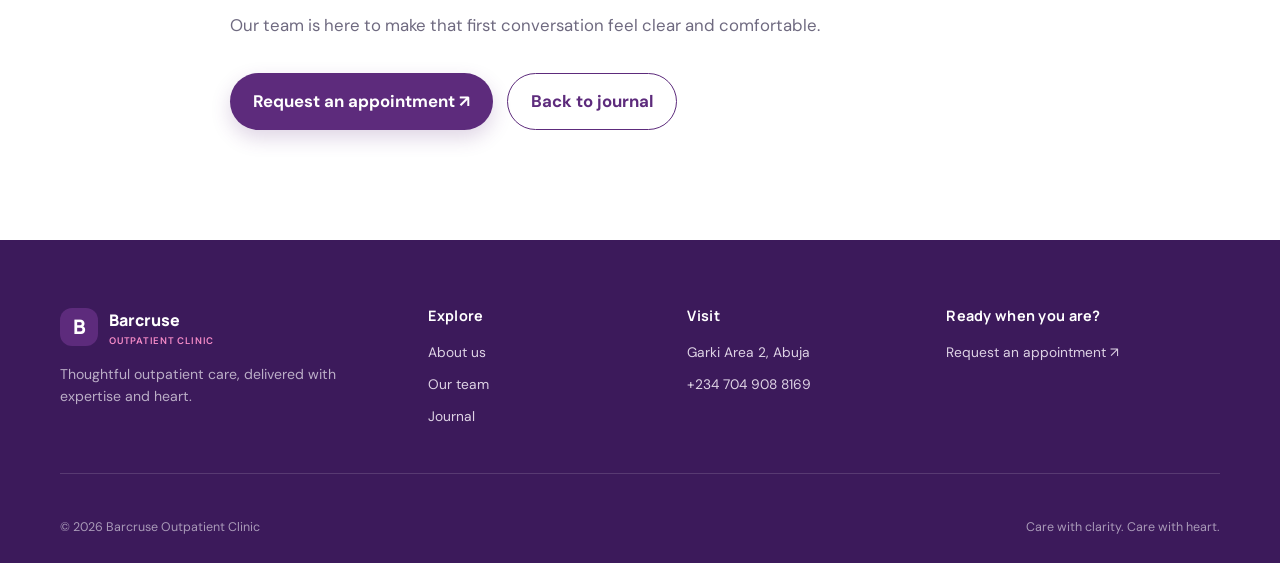
<file: blog/1.html>
<!doctype html>
<html lang="en">
<head><meta charset="utf-8"><meta name="viewport" content="width=device-width, initial-scale=1"><title>When should you see a doctor? | Barcruse Journal</title><meta name="description" content="A practical guide to recognising when a health concern deserves a conversation with a clinician."><meta property="og:title" content="When should you see a doctor?"><meta property="og:type" content="article"><link rel="stylesheet" href="../styles.css"></head>
<body>
  <div class="topbar"><div class="container"><span>Comprehensive outpatient care in the heart of Abuja</span><a href="tel:+2347049088169">Call +234 704 908 8169</a></div></div>
  <header class="site-header"><div class="container nav"><a class="brand" href="../index.html"><span class="brand-mark">B</span><span>Barcruse<small>Outpatient Clinic</small></span></a><button class="menu-toggle" aria-label="Open navigation" aria-expanded="false">☰</button><nav class="nav-links"><a href="../index.html">Home</a><a href="../about-us.html">About</a><a href="../about-us.html#services">Services</a><a href="../team.html">Our team</a><a href="../index.html#journal" aria-current="page">Journal</a></nav><button class="nav-cta" data-booking>Book an appointment ↗</button></div></header>
  <main><section class="page-hero"><div class="container article"><span class="eyebrow">Health basics · 4 min read</span><h1>When should you see a doctor?</h1><p>Knowing when to ask for help can make care simpler and recovery smoother.</p><img class="article-image" src="../attached_assets/WhatsApp_Image_2026-08-12_at_11.36.27_AM_1786532005152.jpeg" alt="Barcruse clinic team member"></div></section><article class="section article article-body"><p>It is easy to put off a health concern when life is busy. But a timely conversation with a clinician can give you clarity, reassurance or an earlier path to treatment.</p><h2>Pay attention to changes</h2><p>A symptom that is new, persistent, getting worse or stopping you from doing the things you normally do is worth discussing. The same is true when you feel that something is not quite right, even if you cannot name it yet.</p><h2>Do not wait for the perfect moment</h2><p>You do not need to arrive with a diagnosis. Bring what you have noticed, how long it has been happening and any questions you have. Your care team can help you work out what comes next.</p><ul><li>Book a visit for symptoms that persist or return.</li><li>Bring a list of medicines and relevant medical history.</li><li>Seek urgent help for severe pain, breathing difficulty, sudden weakness or loss of consciousness.</li></ul><p>Our team is here to make that first conversation feel clear and comfortable.</p><div class="hero-actions"><a class="button" href="../index.html#booking">Request an appointment ↗</a><a class="button outline" href="../index.html#journal">Back to journal</a></div></article></main>
  <footer class="site-footer"><div class="container footer-grid"><div><a class="brand" href="../index.html"><span class="brand-mark">B</span><span>Barcruse<small>Outpatient Clinic</small></span></a><p>Thoughtful outpatient care, delivered with expertise and heart.</p></div><div><h3>Explore</h3><div class="footer-links"><a href="../about-us.html">About us</a><a href="../team.html">Our team</a><a href="../index.html#journal">Journal</a></div></div><div><h3>Visit</h3><div class="footer-links"><span>Garki Area 2, Abuja</span><a href="tel:+2347049088169">+234 704 908 8169</a></div></div><div><h3>Ready when you are?</h3><div class="footer-links"><a href="../index.html#booking">Request an appointment ↗</a></div></div></div><div class="container footer-bottom"><span>© <span data-year>2026</span> Barcruse Outpatient Clinic</span><span>Care with clarity. Care with heart.</span></div></footer>
  <div class="modal" id="booking-modal"><div class="modal-card form-card"><button class="modal-close" data-close-modal>×</button><h3>Request an appointment</h3><form id="appointment-form-modal"><div class="form-grid"><div class="field"><label>Full name *</label><input required name="name"></div><div class="field"><label>Phone number *</label><input required name="phone" type="tel"></div><div class="field"><label>Service *</label><select required name="service"><option value="">Select a service</option><option>Primary care</option><option>Dental care</option><option>Eye care</option><option>Laboratory</option></select></div><div class="field"><label>Preferred date *</label><input required name="date" type="date"></div></div><button class="button" type="submit">Send request ↗</button><div class="form-message" role="status"></div></form></div></div><script src="../site.js"></script>
</body></html>
</file>
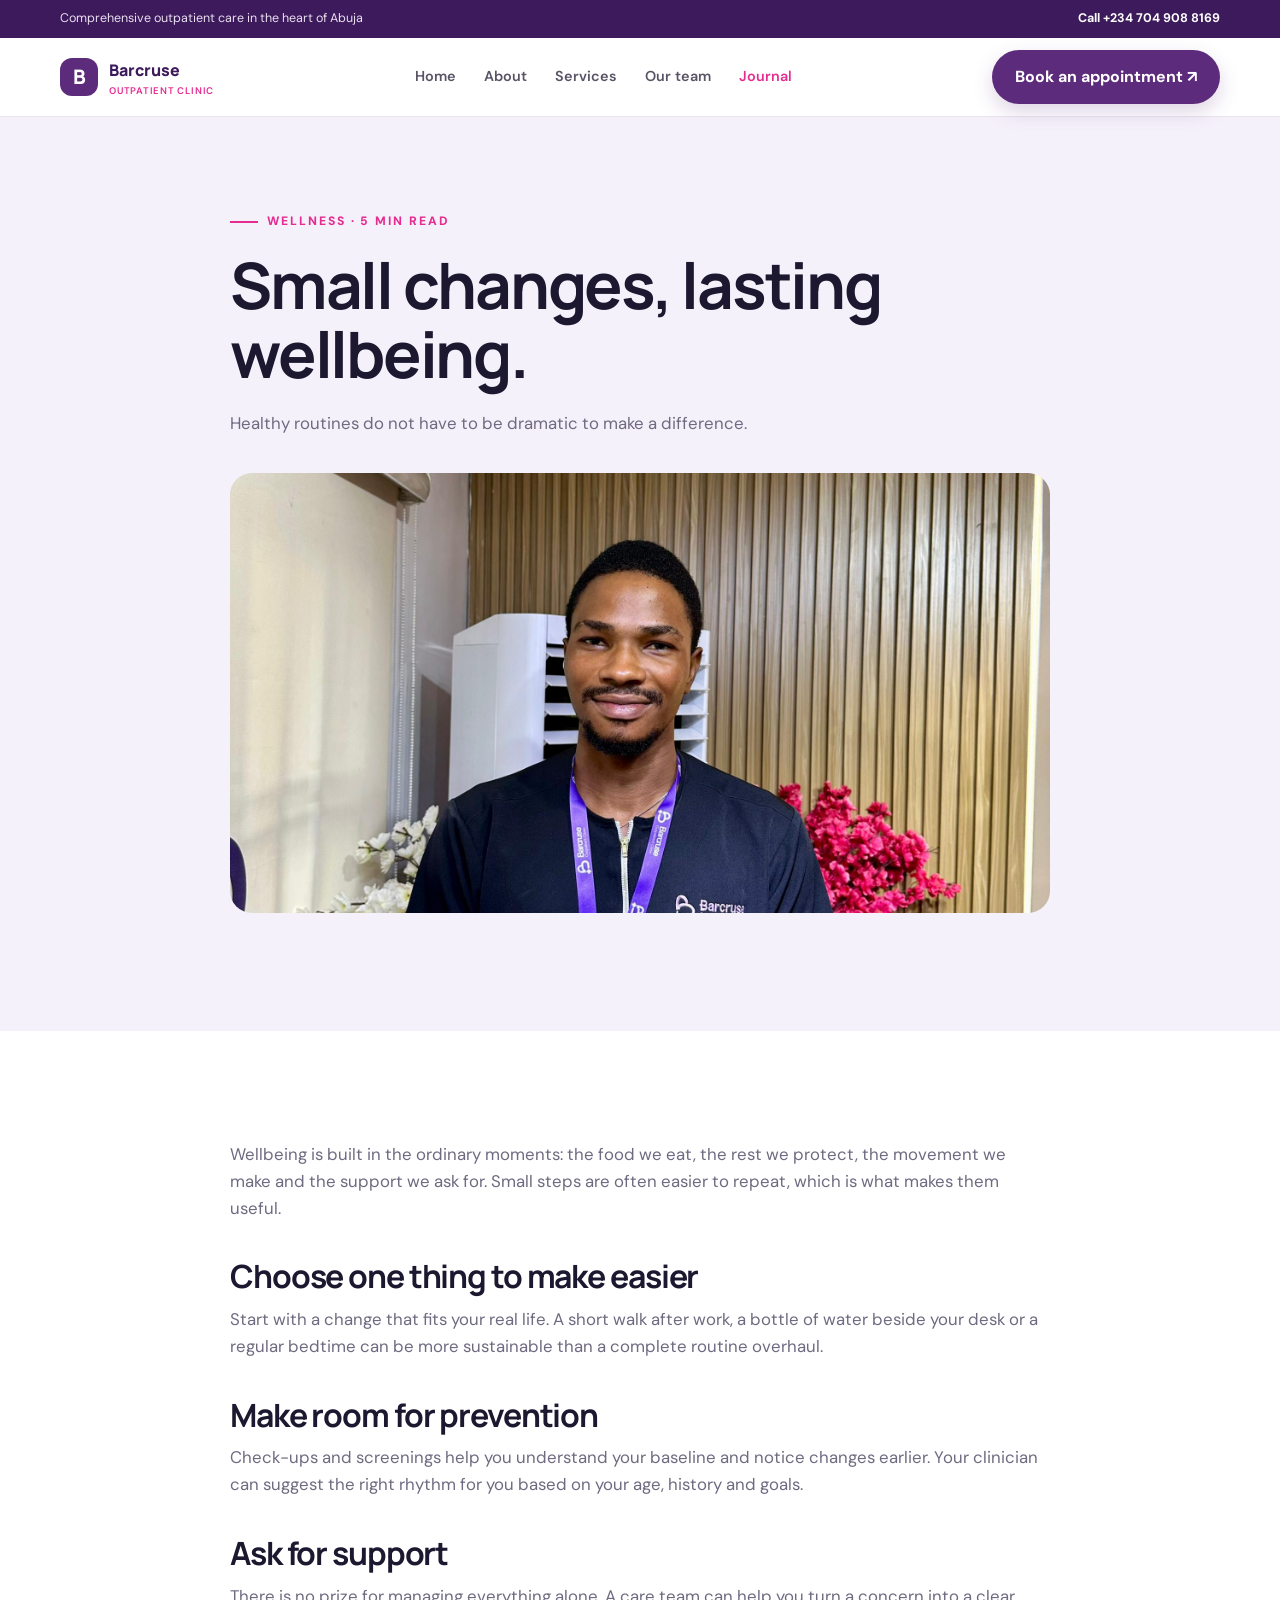
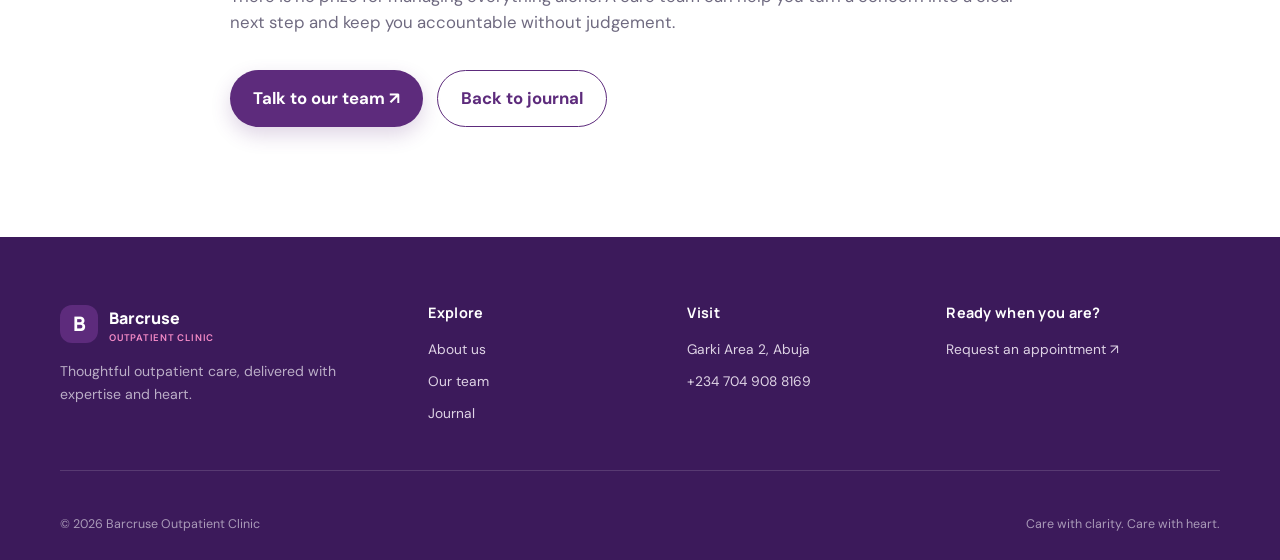
<file: blog/2.html>
<!doctype html>
<html lang="en">
<head><meta charset="utf-8"><meta name="viewport" content="width=device-width, initial-scale=1"><title>Small changes, lasting wellbeing | Barcruse Journal</title><meta name="description" content="Small, practical habits that can support your health over time."><meta property="og:title" content="Small changes, lasting wellbeing"><meta property="og:type" content="article"><link rel="stylesheet" href="../styles.css"></head>
<body>
  <div class="topbar"><div class="container"><span>Comprehensive outpatient care in the heart of Abuja</span><a href="tel:+2347049088169">Call +234 704 908 8169</a></div></div>
  <header class="site-header"><div class="container nav"><a class="brand" href="../index.html"><span class="brand-mark">B</span><span>Barcruse<small>Outpatient Clinic</small></span></a><button class="menu-toggle" aria-label="Open navigation" aria-expanded="false">☰</button><nav class="nav-links"><a href="../index.html">Home</a><a href="../about-us.html">About</a><a href="../about-us.html#services">Services</a><a href="../team.html">Our team</a><a href="../index.html#journal" aria-current="page">Journal</a></nav><button class="nav-cta" data-booking>Book an appointment ↗</button></div></header>
  <main><section class="page-hero"><div class="container article"><span class="eyebrow">Wellness · 5 min read</span><h1>Small changes, lasting wellbeing.</h1><p>Healthy routines do not have to be dramatic to make a difference.</p><img class="article-image" src="../attached_assets/WhatsApp_Image_2026-08-12_at_11.36.28_AM_1786532005152.jpeg" alt="Barcruse clinic team member"></div></section><article class="section article article-body"><p>Wellbeing is built in the ordinary moments: the food we eat, the rest we protect, the movement we make and the support we ask for. Small steps are often easier to repeat, which is what makes them useful.</p><h2>Choose one thing to make easier</h2><p>Start with a change that fits your real life. A short walk after work, a bottle of water beside your desk or a regular bedtime can be more sustainable than a complete routine overhaul.</p><h2>Make room for prevention</h2><p>Check-ups and screenings help you understand your baseline and notice changes earlier. Your clinician can suggest the right rhythm for you based on your age, history and goals.</p><h2>Ask for support</h2><p>There is no prize for managing everything alone. A care team can help you turn a concern into a clear next step and keep you accountable without judgement.</p><div class="hero-actions"><a class="button" href="../index.html#booking">Talk to our team ↗</a><a class="button outline" href="../index.html#journal">Back to journal</a></div></article></main>
  <footer class="site-footer"><div class="container footer-grid"><div><a class="brand" href="../index.html"><span class="brand-mark">B</span><span>Barcruse<small>Outpatient Clinic</small></span></a><p>Thoughtful outpatient care, delivered with expertise and heart.</p></div><div><h3>Explore</h3><div class="footer-links"><a href="../about-us.html">About us</a><a href="../team.html">Our team</a><a href="../index.html#journal">Journal</a></div></div><div><h3>Visit</h3><div class="footer-links"><span>Garki Area 2, Abuja</span><a href="tel:+2347049088169">+234 704 908 8169</a></div></div><div><h3>Ready when you are?</h3><div class="footer-links"><a href="../index.html#booking">Request an appointment ↗</a></div></div></div><div class="container footer-bottom"><span>© <span data-year>2026</span> Barcruse Outpatient Clinic</span><span>Care with clarity. Care with heart.</span></div></footer>
  <div class="modal" id="booking-modal"><div class="modal-card form-card"><button class="modal-close" data-close-modal>×</button><h3>Request an appointment</h3><form id="appointment-form-modal"><div class="form-grid"><div class="field"><label>Full name *</label><input required name="name"></div><div class="field"><label>Phone number *</label><input required name="phone" type="tel"></div><div class="field"><label>Service *</label><select required name="service"><option value="">Select a service</option><option>Primary care</option><option>Dental care</option><option>Eye care</option><option>Laboratory</option></select></div><div class="field"><label>Preferred date *</label><input required name="date" type="date"></div></div><button class="button" type="submit">Send request ↗</button><div class="form-message" role="status"></div></form></div></div><script src="../site.js"></script>
</body></html>
</file>
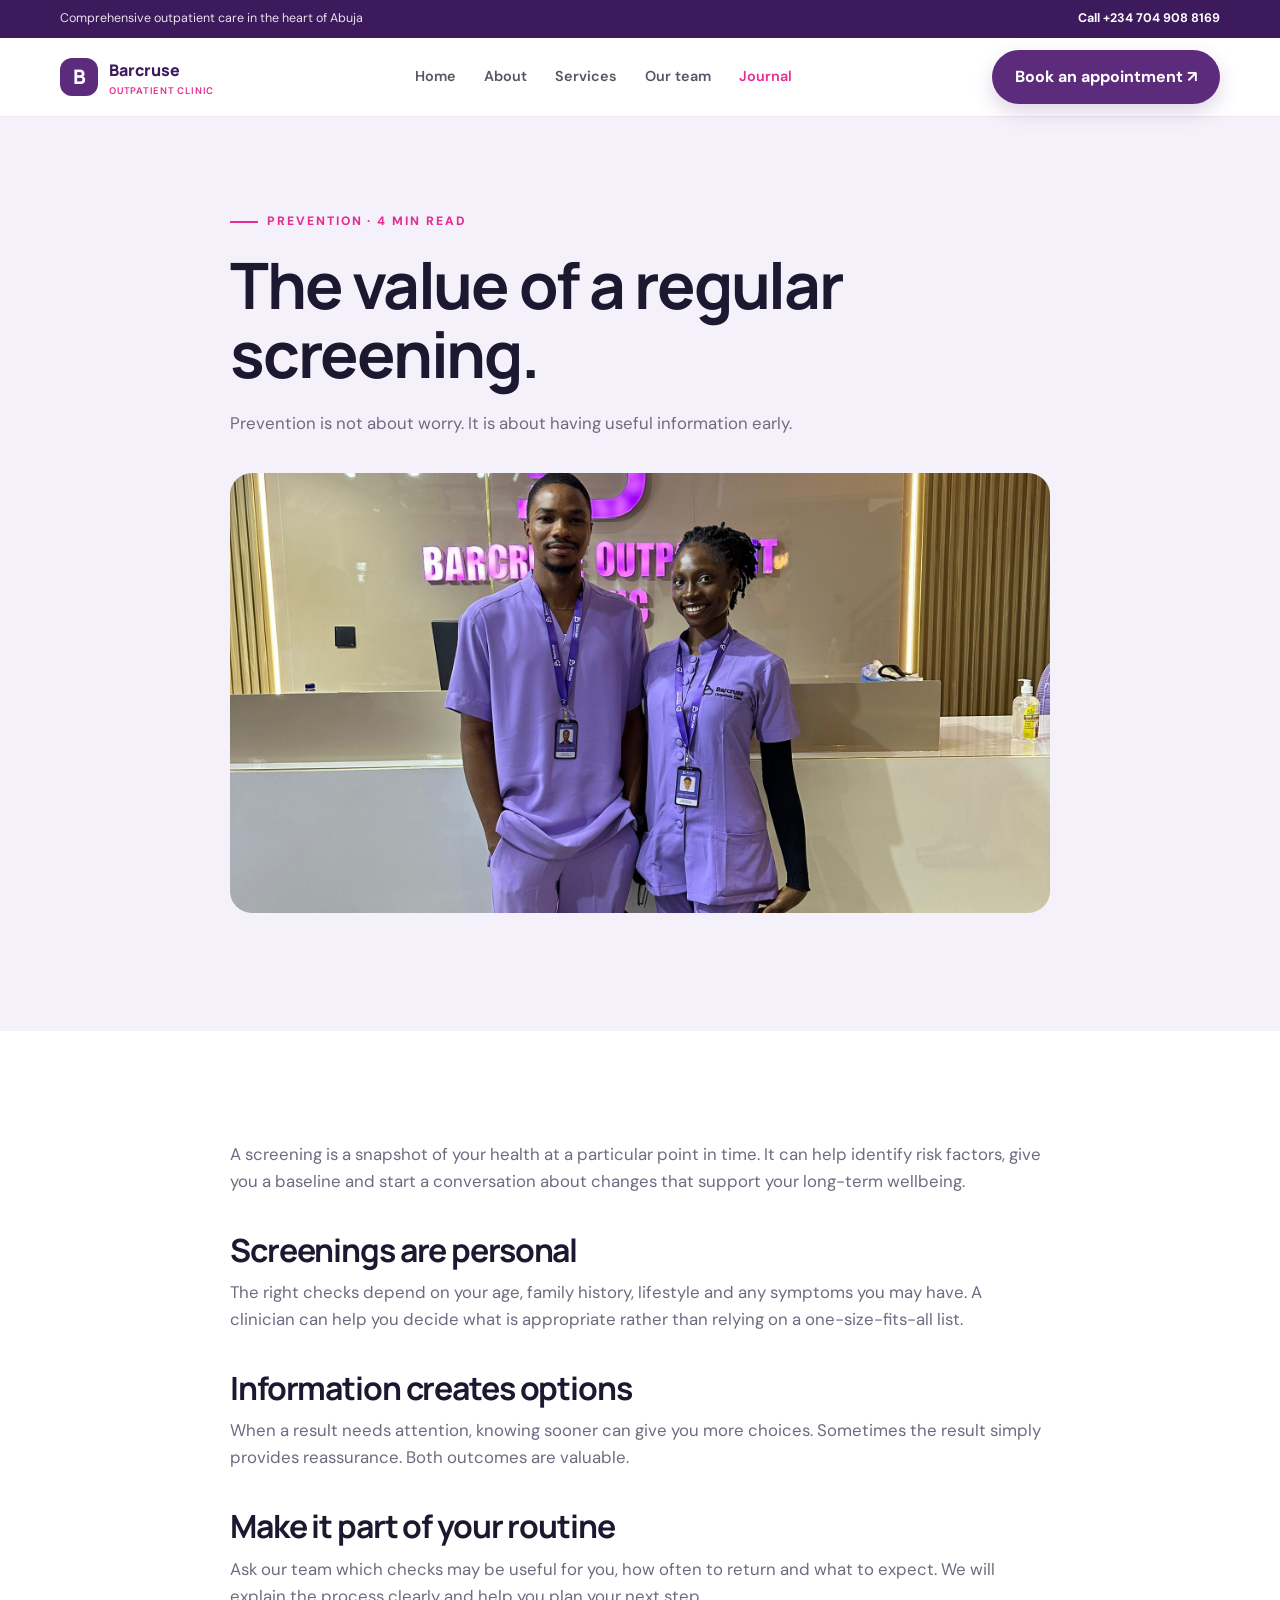
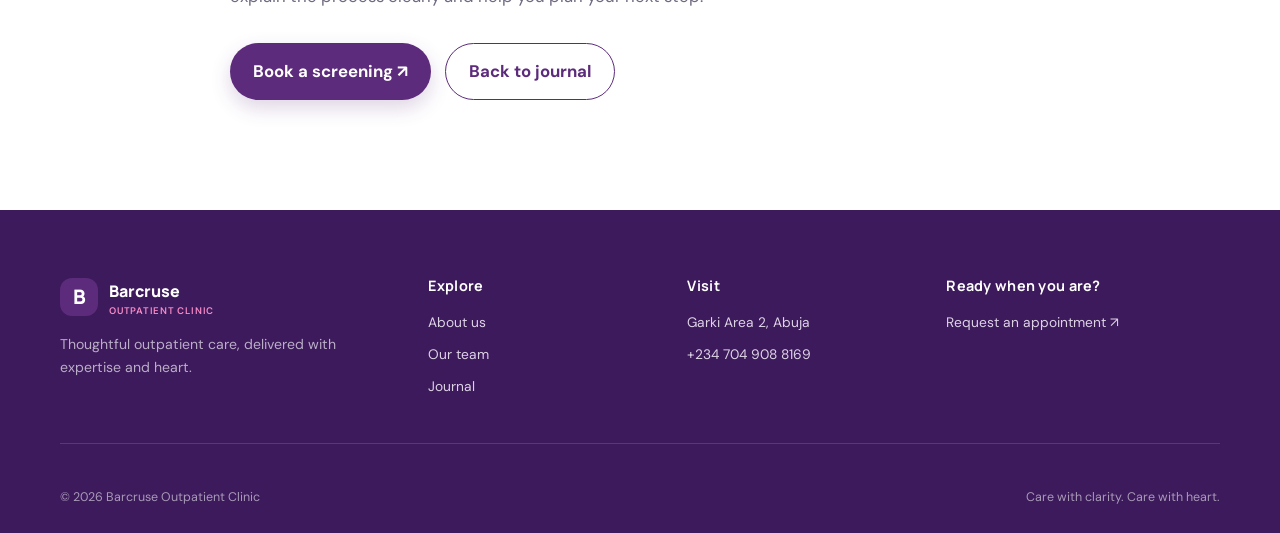
<file: blog/3.html>
<!doctype html>
<html lang="en">
<head><meta charset="utf-8"><meta name="viewport" content="width=device-width, initial-scale=1"><title>The value of a regular screening | Barcruse Journal</title><meta name="description" content="Why regular health screenings can help you make more informed choices about your health."><meta property="og:title" content="The value of a regular screening"><meta property="og:type" content="article"><link rel="stylesheet" href="../styles.css"></head>
<body>
  <div class="topbar"><div class="container"><span>Comprehensive outpatient care in the heart of Abuja</span><a href="tel:+2347049088169">Call +234 704 908 8169</a></div></div>
  <header class="site-header"><div class="container nav"><a class="brand" href="../index.html"><span class="brand-mark">B</span><span>Barcruse<small>Outpatient Clinic</small></span></a><button class="menu-toggle" aria-label="Open navigation" aria-expanded="false">☰</button><nav class="nav-links"><a href="../index.html">Home</a><a href="../about-us.html">About</a><a href="../about-us.html#services">Services</a><a href="../team.html">Our team</a><a href="../index.html#journal" aria-current="page">Journal</a></nav><button class="nav-cta" data-booking>Book an appointment ↗</button></div></header>
  <main><section class="page-hero"><div class="container article"><span class="eyebrow">Prevention · 4 min read</span><h1>The value of a regular screening.</h1><p>Prevention is not about worry. It is about having useful information early.</p><img class="article-image" src="../attached_assets/WhatsApp_Image_2026-08-12_at_11.36.24_AM_1786532005154.jpeg" alt="Barcruse clinic team member"></div></section><article class="section article article-body"><p>A screening is a snapshot of your health at a particular point in time. It can help identify risk factors, give you a baseline and start a conversation about changes that support your long-term wellbeing.</p><h2>Screenings are personal</h2><p>The right checks depend on your age, family history, lifestyle and any symptoms you may have. A clinician can help you decide what is appropriate rather than relying on a one-size-fits-all list.</p><h2>Information creates options</h2><p>When a result needs attention, knowing sooner can give you more choices. Sometimes the result simply provides reassurance. Both outcomes are valuable.</p><h2>Make it part of your routine</h2><p>Ask our team which checks may be useful for you, how often to return and what to expect. We will explain the process clearly and help you plan your next step.</p><div class="hero-actions"><a class="button" href="../index.html#booking">Book a screening ↗</a><a class="button outline" href="../index.html#journal">Back to journal</a></div></article></main>
  <footer class="site-footer"><div class="container footer-grid"><div><a class="brand" href="../index.html"><span class="brand-mark">B</span><span>Barcruse<small>Outpatient Clinic</small></span></a><p>Thoughtful outpatient care, delivered with expertise and heart.</p></div><div><h3>Explore</h3><div class="footer-links"><a href="../about-us.html">About us</a><a href="../team.html">Our team</a><a href="../index.html#journal">Journal</a></div></div><div><h3>Visit</h3><div class="footer-links"><span>Garki Area 2, Abuja</span><a href="tel:+2347049088169">+234 704 908 8169</a></div></div><div><h3>Ready when you are?</h3><div class="footer-links"><a href="../index.html#booking">Request an appointment ↗</a></div></div></div><div class="container footer-bottom"><span>© <span data-year>2026</span> Barcruse Outpatient Clinic</span><span>Care with clarity. Care with heart.</span></div></footer>
  <div class="modal" id="booking-modal"><div class="modal-card form-card"><button class="modal-close" data-close-modal>×</button><h3>Request an appointment</h3><form id="appointment-form-modal"><div class="form-grid"><div class="field"><label>Full name *</label><input required name="name"></div><div class="field"><label>Phone number *</label><input required name="phone" type="tel"></div><div class="field"><label>Service *</label><select required name="service"><option value="">Select a service</option><option>Primary care</option><option>Dental care</option><option>Eye care</option><option>Laboratory</option></select></div><div class="field"><label>Preferred date *</label><input required name="date" type="date"></div></div><button class="button" type="submit">Send request ↗</button><div class="form-message" role="status"></div></form></div></div><script src="../site.js"></script>
</body></html>
</file>
<file: styles.css>
@import url('https://fonts.googleapis.com/css2?family=DM+Sans:wght@400;500;600;700&family=Manrope:wght@500;600;700;800&display=swap');

:root {
  --ink: #1b1830;
  --muted: #6f6a80;
  --purple: #5d2b7c;
  --purple-dark: #3c1a5b;
  --pink: #e52c91;
  --blush: #fff2f9;
  --lilac: #f5f1fa;
  --line: #e7dfeb;
  --white: #fff;
  --shadow: 0 22px 60px rgba(64, 28, 86, .12);
  --radius: 22px;
}

* { box-sizing: border-box; }
html { scroll-behavior: smooth; }
body {
  margin: 0;
  color: var(--ink);
  background: #fff;
  font-family: "DM Sans", system-ui, sans-serif;
  line-height: 1.6;
}
img { display: block; max-width: 100%; }
a { color: inherit; text-decoration: none; }
button, input, select, textarea { font: inherit; }
button { cursor: pointer; }
.container { width: min(1160px, calc(100% - 48px)); margin: 0 auto; }
.eyebrow {
  display: inline-flex;
  align-items: center;
  gap: 9px;
  color: var(--pink);
  font-size: .76rem;
  font-weight: 800;
  letter-spacing: .16em;
  text-transform: uppercase;
}
.eyebrow::before { content: ""; width: 28px; height: 2px; background: var(--pink); }
h1, h2, h3, h4 { font-family: "Manrope", sans-serif; line-height: 1.08; margin: 0; letter-spacing: -.035em; }
h1 { font-size: clamp(2.65rem, 6vw, 5.2rem); }
h2 { font-size: clamp(2rem, 3.8vw, 3.5rem); }
h3 { font-size: 1.25rem; }
p { margin: 0; color: var(--muted); }
.section { padding: 110px 0; }
.section-head { display: flex; align-items: end; justify-content: space-between; gap: 32px; margin-bottom: 46px; }
.section-head > div { max-width: 640px; }
.section-head p { max-width: 520px; margin-top: 18px; }

.topbar { background: var(--purple-dark); color: #e9dff0; font-size: .78rem; }
.topbar .container { display: flex; justify-content: space-between; gap: 18px; padding: 9px 0; }
.topbar a { color: #fff; font-weight: 700; }
.site-header {
  position: sticky; top: 0; z-index: 20; background: rgba(255,255,255,.94);
  border-bottom: 1px solid rgba(231,223,235,.8); backdrop-filter: blur(18px);
}
.nav { min-height: 78px; display: flex; align-items: center; justify-content: space-between; gap: 28px; }
.brand { display: inline-flex; align-items: center; gap: 11px; font-family: Manrope, sans-serif; font-weight: 800; color: var(--purple-dark); }
.brand-mark { display: grid; place-items: center; width: 38px; height: 38px; border-radius: 12px; background: var(--purple); color: #fff; font-size: 1.25rem; }
.brand small { display: block; color: var(--pink); font: 600 .6rem/1 DM Sans, sans-serif; letter-spacing: .08em; text-transform: uppercase; margin-top: 2px; }
.nav-links { display: flex; align-items: center; gap: 28px; color: #595366; font-weight: 600; font-size: .9rem; }
.nav-links a { transition: color .2s ease; }
.nav-links a:hover, .nav-links a[aria-current="page"] { color: var(--pink); }
.nav-cta, .button { display: inline-flex; align-items: center; justify-content: center; gap: 9px; border: 0; border-radius: 999px; padding: 14px 23px; color: #fff; background: var(--purple); font-weight: 700; box-shadow: 0 8px 20px rgba(93,43,124,.2); transition: transform .2s, background .2s, box-shadow .2s; }
.nav-cta:hover, .button:hover { transform: translateY(-2px); background: var(--pink); box-shadow: 0 12px 24px rgba(229,44,145,.25); }
.button.light { color: var(--purple); background: #fff; box-shadow: none; }
.button.outline { color: var(--purple); background: transparent; border: 1px solid var(--purple); box-shadow: none; }
.button.outline:hover { color: #fff; }
.menu-toggle { display: none; border: 0; background: transparent; color: var(--purple); font-size: 1.55rem; }

.hero { position: relative; overflow: hidden; padding: 86px 0 96px; background: var(--lilac); }
.hero::after { content: ""; position: absolute; width: 520px; height: 520px; border-radius: 50%; background: rgba(229,44,145,.11); right: -170px; top: -180px; }
.hero-grid { position: relative; z-index: 1; display: grid; grid-template-columns: 1fr 1fr; align-items: center; gap: 75px; }
.hero h1 { max-width: 640px; margin: 19px 0 24px; }
.hero h1 em { color: var(--pink); font-style: normal; }
.hero-copy { max-width: 540px; font-size: 1.1rem; }
.hero-actions { display: flex; flex-wrap: wrap; gap: 14px; margin-top: 34px; }
.hero-note { display: flex; align-items: center; gap: 12px; margin-top: 32px; color: var(--muted); font-size: .88rem; }
.status-dot { width: 9px; height: 9px; border-radius: 50%; background: #31b87e; box-shadow: 0 0 0 5px rgba(49,184,126,.13); }
.hero-visual { position: relative; min-height: 510px; }
.hero-photo { width: 78%; height: 510px; margin-left: auto; object-fit: cover; object-position: center; border-radius: 180px 180px 24px 24px; box-shadow: var(--shadow); }
.hero-badge { position: absolute; left: 0; bottom: 38px; width: 190px; padding: 22px; border-radius: 18px; background: #fff; box-shadow: var(--shadow); }
.hero-badge strong { display: block; color: var(--purple); font: 800 2rem/1 Manrope; }
.hero-badge span { color: var(--muted); font-size: .76rem; }

.trust-strip { background: var(--purple); color: #fff; }
.trust-grid { display: grid; grid-template-columns: repeat(3, 1fr); gap: 30px; padding: 25px 0; }
.trust-item { display: flex; align-items: center; gap: 13px; font-size: .92rem; }
.trust-icon { width: 34px; height: 34px; display: grid; place-items: center; border: 1px solid rgba(255,255,255,.3); border-radius: 50%; }

.intro-grid { display: grid; grid-template-columns: .88fr 1.12fr; gap: 86px; align-items: center; }
.photo-stack { position: relative; padding: 0 45px 45px 0; }
.photo-stack::after { content: ""; position: absolute; z-index: -1; right: 0; bottom: 0; width: 75%; height: 78%; border-radius: 24px; background: var(--pink); opacity: .13; }
.photo-stack img { width: 100%; height: 490px; border-radius: 22px; object-fit: cover; object-position: center; }
.floating-card { position: absolute; right: 0; bottom: 9px; display: flex; align-items: center; gap: 11px; width: 190px; padding: 15px; border-radius: 15px; color: #fff; background: var(--purple); font-size: .8rem; box-shadow: var(--shadow); }
.floating-card strong { display: block; font-size: 1.2rem; }
.intro-copy h2 { margin: 17px 0 20px; }
.check-list { display: grid; gap: 14px; margin: 28px 0 34px; padding: 0; list-style: none; }
.check-list li { display: flex; gap: 12px; align-items: start; color: #4f4a5e; }
.check-list li::before { content: "✓"; flex: 0 0 auto; display: grid; place-items: center; width: 21px; height: 21px; color: #fff; background: var(--pink); border-radius: 50%; font-size: .72rem; font-weight: 800; margin-top: 3px; }

.services { background: #fbf9fd; }
.service-grid { display: grid; grid-template-columns: repeat(3, 1fr); gap: 18px; }
.service-card { padding: 30px; border: 1px solid var(--line); border-radius: 18px; background: #fff; transition: transform .25s, box-shadow .25s; }
.service-card:hover { transform: translateY(-5px); box-shadow: var(--shadow); }
.service-number { color: var(--pink); font: 800 1rem Manrope; }
.service-card h3 { margin: 35px 0 11px; }
.service-card p { font-size: .9rem; }
.service-link { display: inline-flex; margin-top: 25px; color: var(--purple); font-weight: 700; font-size: .85rem; }

.feature-banner { position: relative; overflow: hidden; color: #fff; background: var(--purple-dark); }
.feature-banner::before { content: ""; position: absolute; inset: 0; background: linear-gradient(90deg, rgba(60,26,91,.97), rgba(60,26,91,.7)); }
.feature-banner .container { position: relative; z-index: 1; display: grid; grid-template-columns: 1fr .65fr; gap: 60px; align-items: center; min-height: 380px; }
.feature-banner h2 { max-width: 650px; margin: 17px 0 20px; }
.feature-banner p { max-width: 590px; color: #ded3e5; }
.feature-image { width: 100%; height: 320px; object-fit: cover; border-radius: 20px; }

.team-preview { display: grid; grid-template-columns: repeat(4, 1fr); gap: 18px; }
.person-card { min-width: 0; }
.person-photo { height: 315px; width: 100%; object-fit: cover; object-position: center top; border-radius: 18px; background: var(--lilac); }
.person-card h3 { margin-top: 16px; font-size: 1.05rem; }
.person-card p { margin-top: 4px; color: var(--pink); font-size: .78rem; font-weight: 700; }
.view-all { color: var(--purple); font-weight: 700; }

.booking-section { background: var(--blush); }
.booking-grid { display: grid; grid-template-columns: .78fr 1.22fr; gap: 70px; align-items: start; }
.booking-copy h2 { margin: 17px 0; }
.booking-copy > p { max-width: 430px; }
.contact-list { display: grid; gap: 17px; margin-top: 35px; }
.contact-list a, .contact-list div { display: flex; align-items: start; gap: 12px; color: #51485d; font-size: .9rem; }
.contact-list b { color: var(--purple); }
.form-card { padding: 34px; border-radius: 24px; background: #fff; box-shadow: var(--shadow); }
.form-card h3 { margin-bottom: 24px; font-size: 1.45rem; }
.form-grid { display: grid; grid-template-columns: 1fr 1fr; gap: 16px; }
.field { display: grid; gap: 7px; }
.field.full { grid-column: 1 / -1; }
.field label { color: #5c5368; font-size: .78rem; font-weight: 700; }
.field input, .field select, .field textarea { width: 100%; border: 1px solid var(--line); border-radius: 10px; padding: 12px 13px; color: var(--ink); background: #fff; outline: 0; }
.field textarea { resize: vertical; min-height: 94px; }
.field input:focus, .field select:focus, .field textarea:focus { border-color: var(--pink); box-shadow: 0 0 0 3px rgba(229,44,145,.1); }
.form-card .button { margin-top: 21px; width: 100%; }
.form-message { display: none; margin-top: 15px; padding: 13px; border-radius: 10px; color: #176b49; background: #e9f9f1; font-size: .88rem; }
.form-message.show { display: block; }

.page-hero { padding: 88px 0 82px; background: var(--lilac); }
.page-hero h1 { max-width: 730px; margin-top: 18px; }
.page-hero p { max-width: 630px; margin-top: 22px; font-size: 1.05rem; }
.story-grid { display: grid; grid-template-columns: 1.1fr .9fr; gap: 80px; align-items: center; }
.story-grid h2 { margin: 17px 0; }
.story-grid p + p { margin-top: 16px; }
.values { display: grid; gap: 15px; }
.value-card { padding: 23px; border: 1px solid var(--line); border-radius: 16px; background: #fff; }
.value-card h3 { margin-bottom: 6px; }
.value-card p { font-size: .88rem; }
.image-grid { display: grid; grid-template-columns: 1fr 1fr; gap: 16px; }
.image-grid img { height: 260px; width: 100%; object-fit: cover; border-radius: 18px; }
.image-grid img:first-child { height: 390px; grid-row: span 2; }

.team-hero { background: var(--purple-dark); color: #fff; }
.team-hero p { color: #ddd1e7; }
.team-page-grid { display: grid; grid-template-columns: repeat(4, 1fr); gap: 28px 18px; }
.team-page-grid .person-photo { height: 370px; }
.team-intro { display: grid; grid-template-columns: 1fr .85fr; gap: 60px; align-items: end; }
.team-intro p { max-width: 530px; }

.article { max-width: 820px; margin: 0 auto; }
.article h1 { font-size: clamp(2.5rem, 5vw, 4.5rem); margin: 18px 0; }
.article-meta { color: var(--pink); font-size: .83rem; font-weight: 700; }
.article-image { width: 100%; height: 440px; margin: 36px 0; object-fit: cover; border-radius: 22px; }
.article-body { font-size: 1.05rem; }
.article-body h2 { font-size: 2rem; margin: 38px 0 12px; }
.article-body p + p { margin-top: 18px; }
.article-body ul { color: var(--muted); padding-left: 22px; }

.site-footer { padding: 68px 0 25px; color: #ded3e5; background: var(--purple-dark); }
.footer-grid { display: grid; grid-template-columns: 1.2fr .8fr .8fr 1fr; gap: 40px; }
.site-footer .brand { color: #fff; }
.site-footer .brand small { color: #f58bc7; }
.site-footer p { max-width: 280px; margin-top: 17px; color: #bbaec7; font-size: .88rem; }
.site-footer h3 { margin-bottom: 17px; color: #fff; font-size: .9rem; letter-spacing: .02em; }
.footer-links { display: grid; gap: 10px; font-size: .86rem; }
.footer-links a:hover { color: #fff; }
.footer-bottom { display: flex; justify-content: space-between; gap: 18px; padding-top: 44px; margin-top: 46px; border-top: 1px solid rgba(255,255,255,.14); color: #a99ab8; font-size: .78rem; }

.modal { display: none; position: fixed; inset: 0; z-index: 50; place-items: center; padding: 20px; background: rgba(28,17,38,.7); }
.modal.open { display: grid; }
.modal-card { width: min(650px, 100%); max-height: calc(100vh - 40px); overflow-y: auto; position: relative; }
.modal-close { position: absolute; top: 20px; right: 22px; width: 34px; height: 34px; border: 0; border-radius: 50%; color: var(--purple); background: var(--lilac); font-size: 1.2rem; }
body.modal-open { overflow: hidden; }

@media (max-width: 900px) {
  .nav-links { gap: 15px; }
  .nav-cta { padding: 11px 15px; font-size: .82rem; }
  .hero-grid, .intro-grid, .booking-grid, .story-grid, .feature-banner .container, .team-intro { grid-template-columns: 1fr; gap: 45px; }
  .hero { padding-top: 65px; }
  .hero-visual { min-height: auto; }
  .hero-photo { width: 82%; height: 420px; }
  .intro-grid .photo-stack { max-width: 540px; }
  .service-grid { grid-template-columns: repeat(2, 1fr); }
  .team-preview, .team-page-grid { grid-template-columns: repeat(2, 1fr); }
  .feature-banner { padding: 75px 0; }
  .feature-banner .container { min-height: 0; }
  .footer-grid { grid-template-columns: 1fr 1fr; }
}
@media (max-width: 650px) {
  .container { width: min(100% - 32px, 560px); }
  .topbar .container { display: block; text-align: center; }
  .topbar .container span { display: none; }
  .nav { min-height: 70px; }
  .menu-toggle { display: block; }
  .nav-links { display: none; position: absolute; top: 70px; left: 0; right: 0; padding: 18px 16px 23px; flex-direction: column; align-items: stretch; gap: 0; background: #fff; box-shadow: 0 16px 25px rgba(49,26,61,.09); }
  .nav-links.open { display: flex; }
  .nav-links a { padding: 11px 0; border-bottom: 1px solid var(--line); }
  .nav-cta { display: none; }
  .section { padding: 75px 0; }
  .section-head { display: block; margin-bottom: 32px; }
  .section-head .view-all { display: inline-block; margin-top: 17px; }
  .hero { padding: 55px 0 65px; }
  .hero h1 { font-size: 3rem; }
  .hero-photo { width: 88%; height: 360px; }
  .hero-badge { width: 160px; padding: 16px; bottom: 20px; }
  .trust-grid { grid-template-columns: 1fr; gap: 12px; }
  .service-grid, .team-preview, .team-page-grid { grid-template-columns: 1fr 1fr; gap: 14px; }
  .service-card { padding: 20px; }
  .service-card h3 { margin-top: 23px; font-size: 1rem; }
  .person-photo, .team-page-grid .person-photo { height: 230px; }
  .person-card h3 { font-size: .92rem; }
  .photo-stack { padding-right: 25px; padding-bottom: 28px; }
  .photo-stack img { height: 370px; }
  .form-grid { grid-template-columns: 1fr; }
  .field.full { grid-column: auto; }
  .form-card { padding: 23px; }
  .image-grid { gap: 9px; }
  .image-grid img, .image-grid img:first-child { height: 210px; }
  .footer-grid { grid-template-columns: 1fr 1fr; gap: 30px 20px; }
  .footer-grid > :first-child { grid-column: 1 / -1; }
  .footer-bottom { display: block; }
  .footer-bottom span { display: block; margin-top: 7px; }
  .article-image { height: 280px; }
}
</file>
